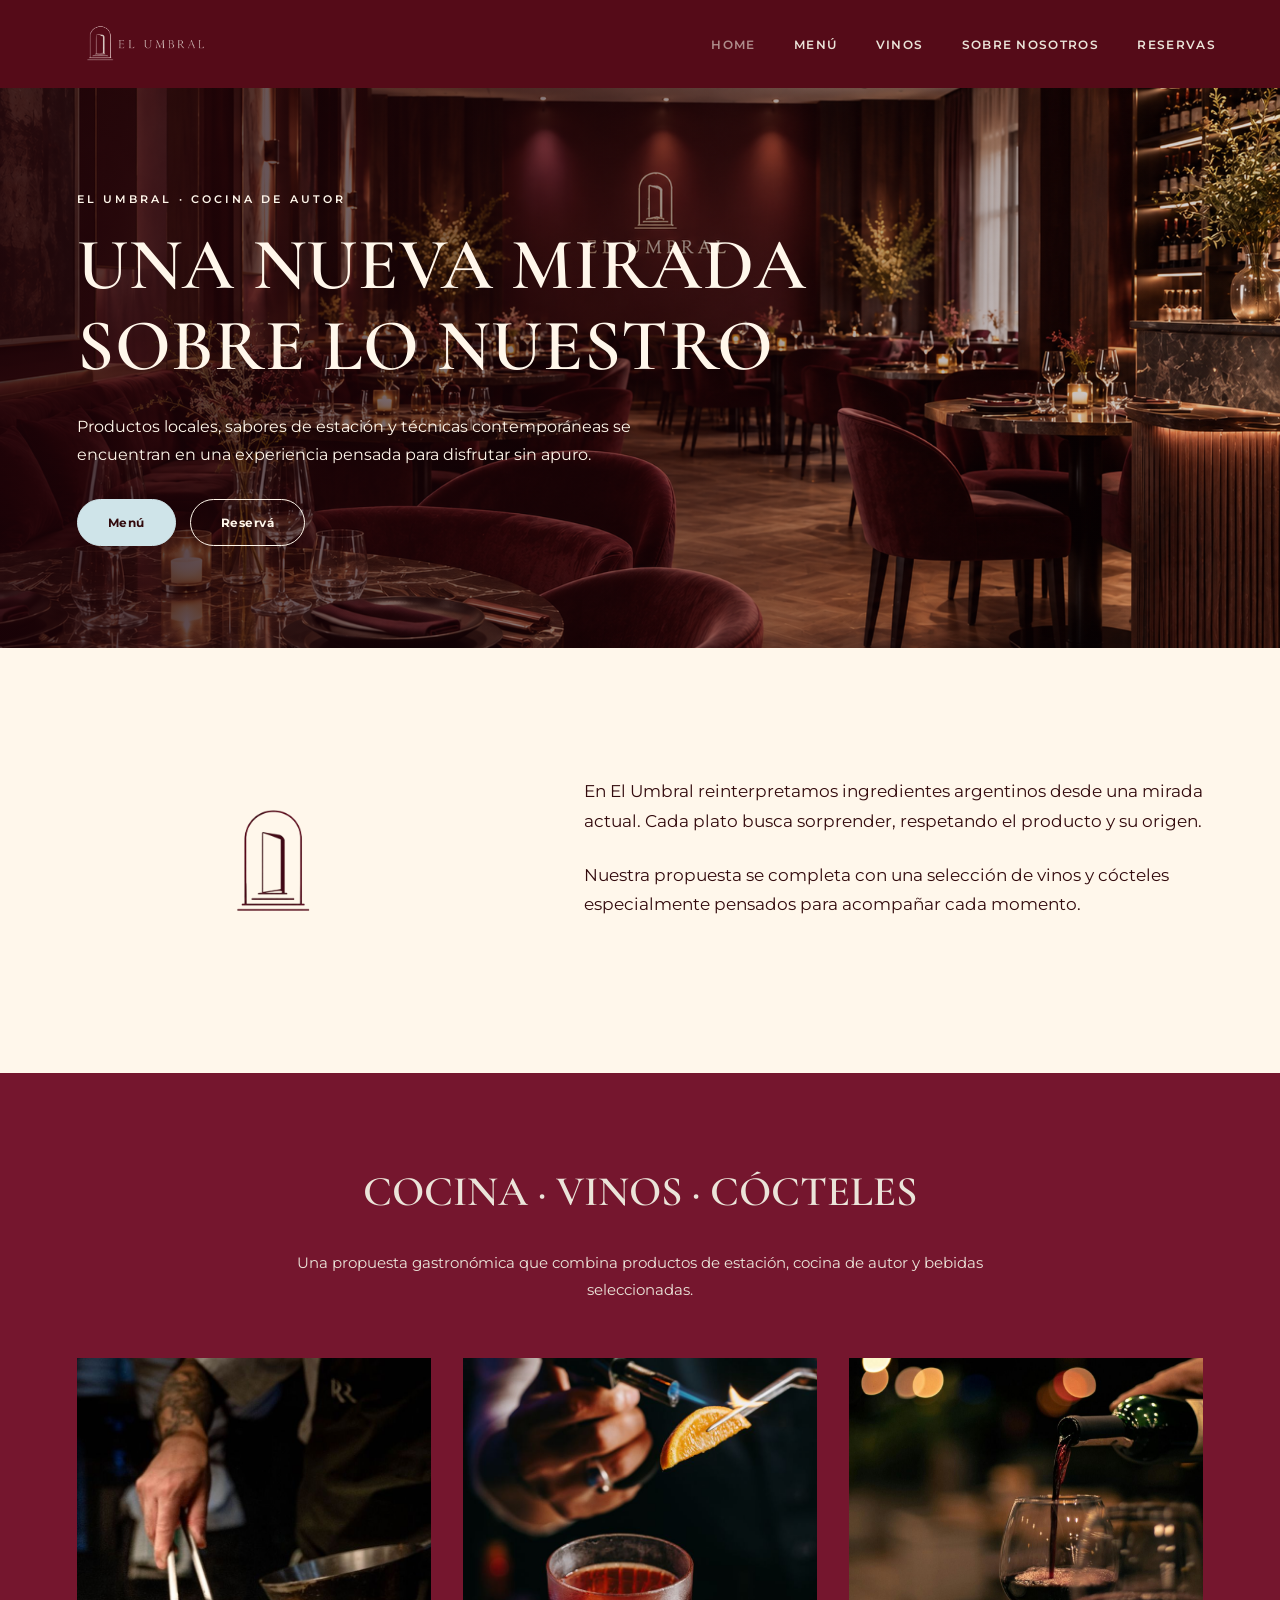
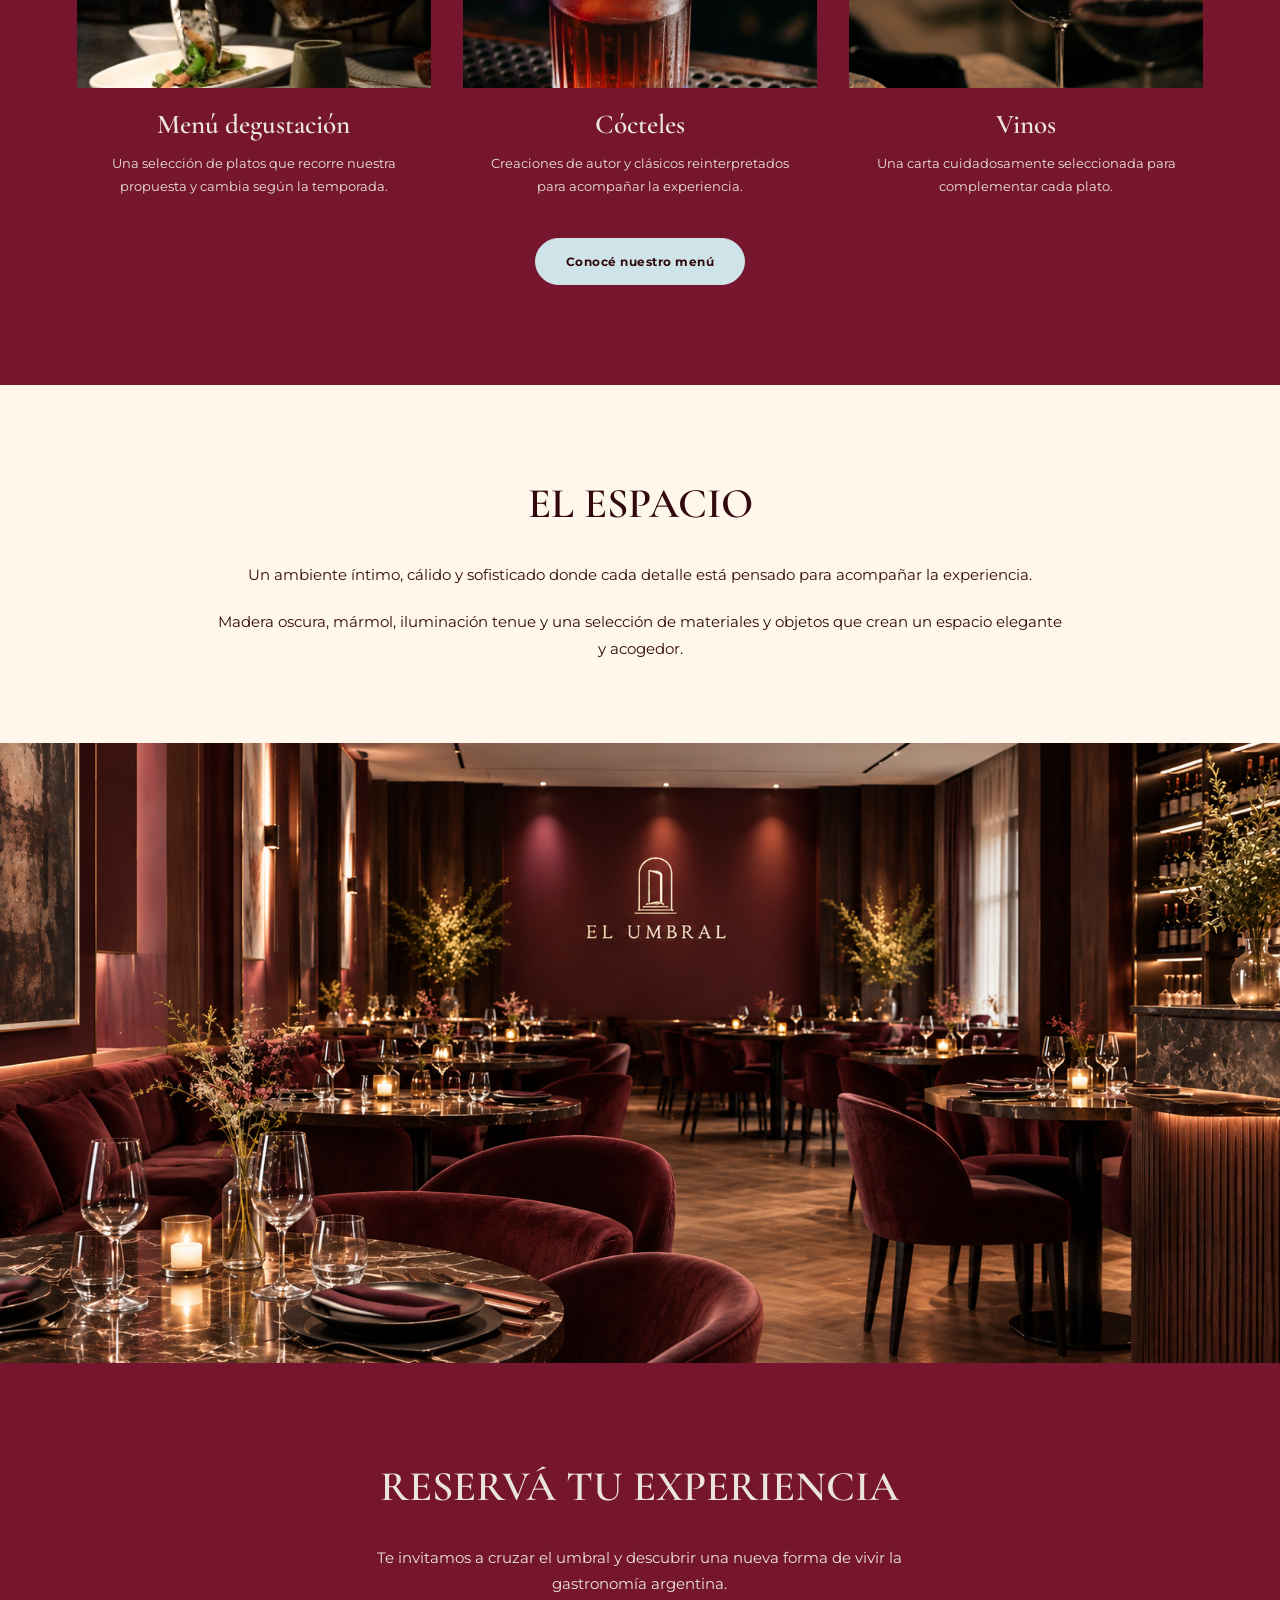
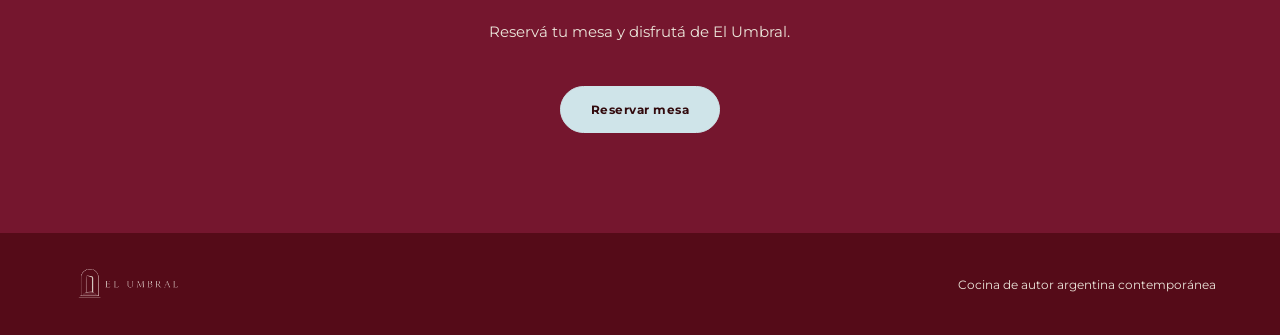
<file: index.html>
<!DOCTYPE html>
<html lang="es">
 <head>
  <meta charset="utf-8"/>
  <meta content="width=device-width, initial-scale=1" name="viewport"/>
  <meta content="El Umbral: cocina de autor argentina contemporánea. Productos locales, vinos y cócteles en una experiencia única." name="description"/>
  <title>
   Inicio | El Umbral
  </title>
  <link href="https://fonts.googleapis.com" rel="preconnect"/>
  <link crossorigin="" href="https://fonts.gstatic.com" rel="preconnect"/>
  <link href="https://fonts.googleapis.com/css2?family=Cormorant+Garamond:wght@400;500;600;700&amp;family=Montserrat:wght@400;500;600;700&amp;display=swap" rel="stylesheet"/>
  <link href="estilos.css" rel="stylesheet"/>
 </head>
 <body data-page="index">
  <header class="site-header">
   <a class="brand" href="index.html">
    <img alt="El Umbral" src="imagenes/logo.png"/>
   </a>
   <button aria-controls="main-nav" aria-expanded="false" aria-label="Abrir menú" class="menu-toggle">
    ☰
   </button>
   <nav class="nav" id="main-nav">
    <a data-page="index" href="index.html">
     HOME
    </a>
    <a data-page="menu" href="menu.html">
     MENÚ
    </a>
    <a data-page="vinos" href="vinos.html">
     VINOS
    </a>
    <a data-page="sobrenosotros" href="sobrenosotros.html">
     SOBRE NOSOTROS
    </a>
    <a data-page="reservas" href="reservas.html">
     RESERVAS
    </a>
   </nav>
  </header>
  <main>
   <section class="hero home-hero">
    <div class="hero-inner">
     <p class="eyebrow">
      EL UMBRAL · COCINA DE AUTOR
     </p>
     <h1>
      UNA NUEVA MIRADA
      <br/>
      SOBRE LO NUESTRO
     </h1>
     <p>
      Productos locales, sabores de estación y técnicas contemporáneas se encuentran en una experiencia pensada para disfrutar sin apuro.
     </p>
     <div class="actions">
      <a class="btn" href="menu.html">
       Menú
      </a>
      <a class="btn btn-outline" href="reservas.html">
       Reservá
      </a>
     </div>
    </div>
   </section>
   <section class="intro container">
    <img alt="Símbolo de El Umbral" class="intro-symbol" src="imagenes/isotiporojo.png"/>
    <div>
     <p>
      En El Umbral reinterpretamos ingredientes argentinos desde una mirada actual. Cada plato busca sorprender, respetando el producto y su origen.
     </p>
     <p>
      Nuestra propuesta se completa con una selección de vinos y cócteles especialmente pensados para acompañar cada momento.
     </p>
    </div>
   </section>
   <section class="dark-section feature-section">
    <div class="container center">
     <h2>
      COCINA · VINOS · CÓCTELES
     </h2>
     <p class="section-lead">
      Una propuesta gastronómica que combina productos de estación, cocina de autor y bebidas seleccionadas.
     </p>
     <div class="feature-grid">
      <article>
       <img alt="Menú degustación de El Umbral" class="" loading="lazy" src="imagenes/degustacion-home.jpg"/>
       <h3>
        Menú degustación
       </h3>
       <p>
        Una selección de platos que recorre nuestra propuesta y cambia según la temporada.
       </p>
      </article>
      <article>
       <img alt="Cóctel de autor" class="" loading="lazy" src="imagenes/coctel-home.jpg"/>
       <h3>
        Cócteles
       </h3>
       <p>
        Creaciones de autor y clásicos reinterpretados para acompañar la experiencia.
       </p>
      </article>
      <article>
       <img alt="Copa de vino" class="" loading="lazy" src="imagenes/copavino-home.jpg"/>
       <h3>
        Vinos
       </h3>
       <p>
        Una carta cuidadosamente seleccionada para complementar cada plato.
       </p>
      </article>
     </div>
     <a class="btn" href="menu.html">
      Conocé nuestro menú
     </a>
    </div>
   </section>
   <section class="space-section">
    <div class="container center">
     <h2>
      EL ESPACIO
     </h2>
     <p>
      Un ambiente íntimo, cálido y sofisticado donde cada detalle está pensado para acompañar la experiencia.
     </p>
     <p>
      Madera oscura, mármol, iluminación tenue y una selección de materiales y objetos que crean un espacio elegante y acogedor.
     </p>
    </div>
    <img alt="Interior del restaurante El Umbral" class="full-image" loading="lazy" src="imagenes/espacio-home.png"/>
   </section>
   <section class="dark-section reserve-cta center">
    <div class="container">
     <h2>
      RESERVÁ TU EXPERIENCIA
     </h2>
     <p>
      Te invitamos a cruzar el umbral y descubrir una nueva forma de vivir la gastronomía argentina.
     </p>
     <p>
      Reservá tu mesa y disfrutá de El Umbral.
     </p>
     <a class="btn" href="reservas.html">
      Reservar mesa
     </a>
    </div>
   </section>
  </main>
  <footer class="footer">
   <a class="footer-brand" href="index.html">
    <img alt="El Umbral" src="imagenes/logo.png"/>
   </a>
   <span>
    Cocina de autor argentina contemporánea
   </span>
  </footer>
  <script src="script.js">
  </script>
 </body>
</html>
</file>
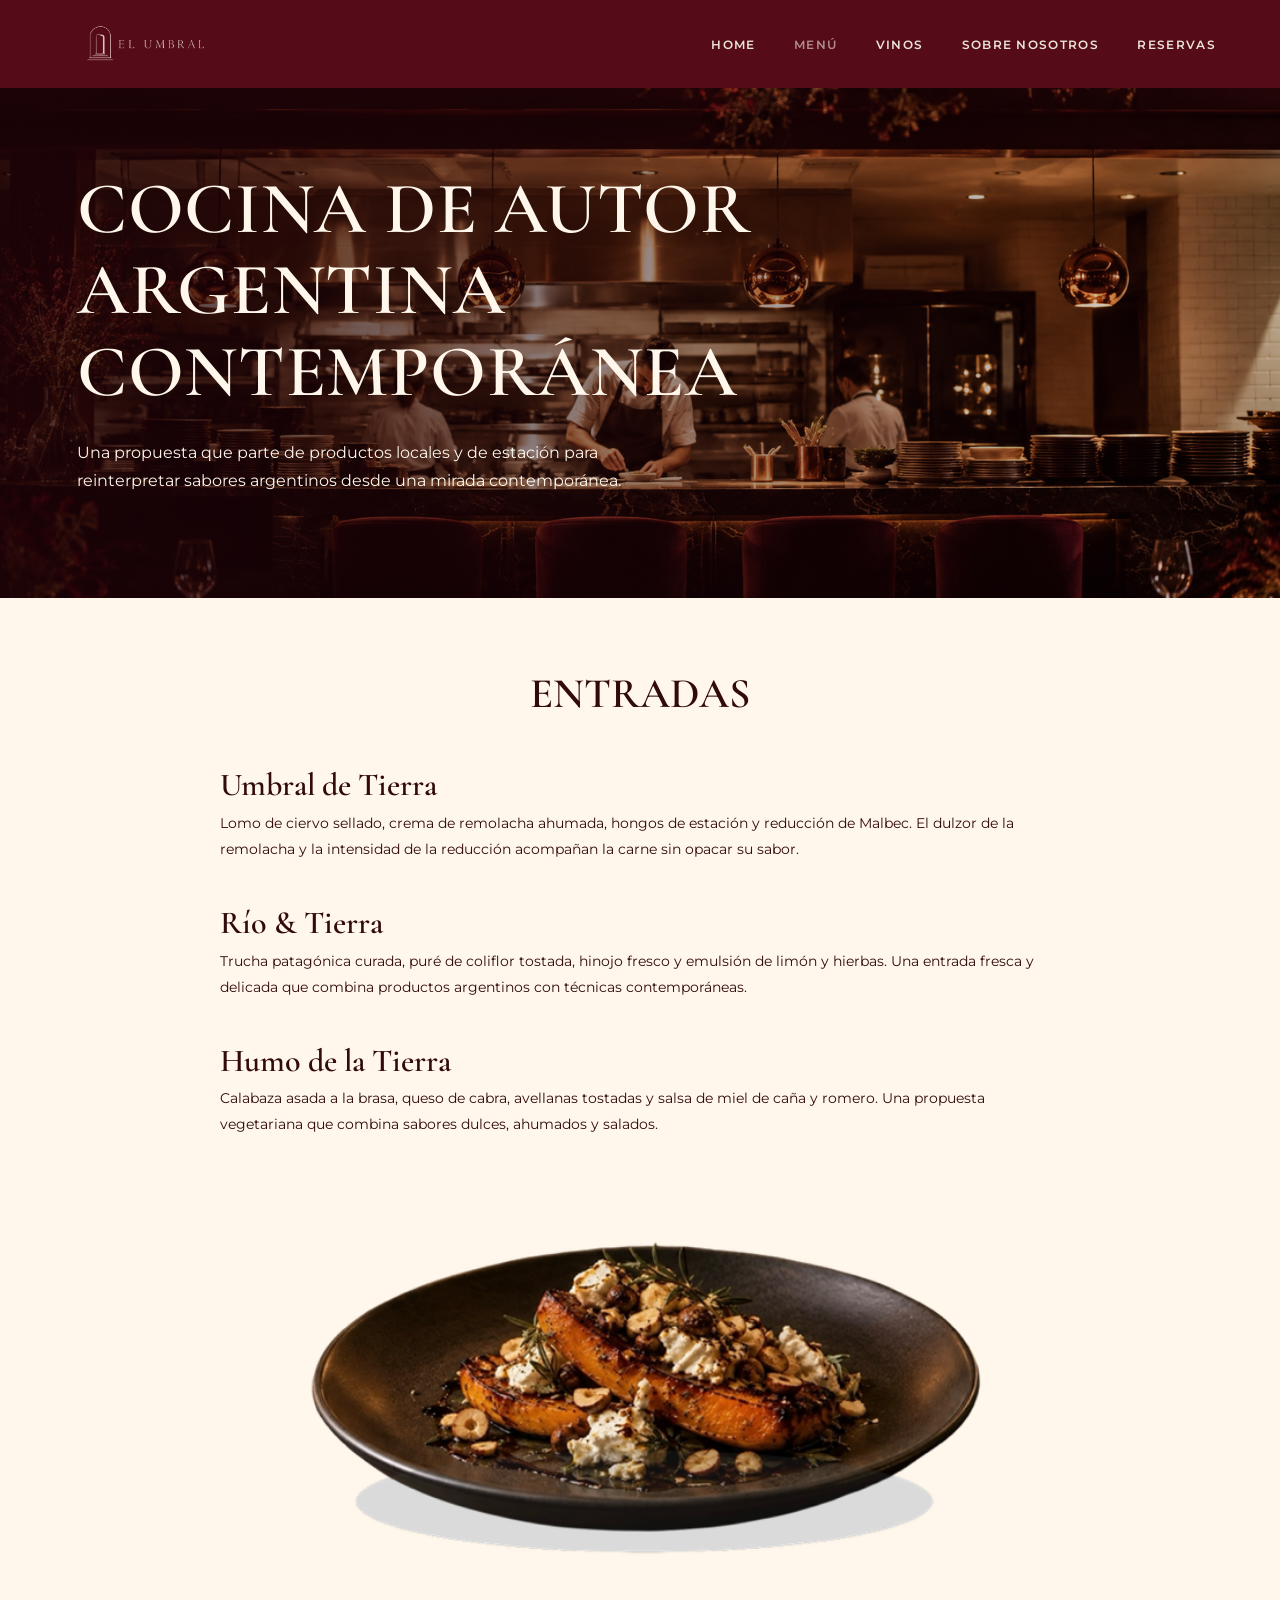
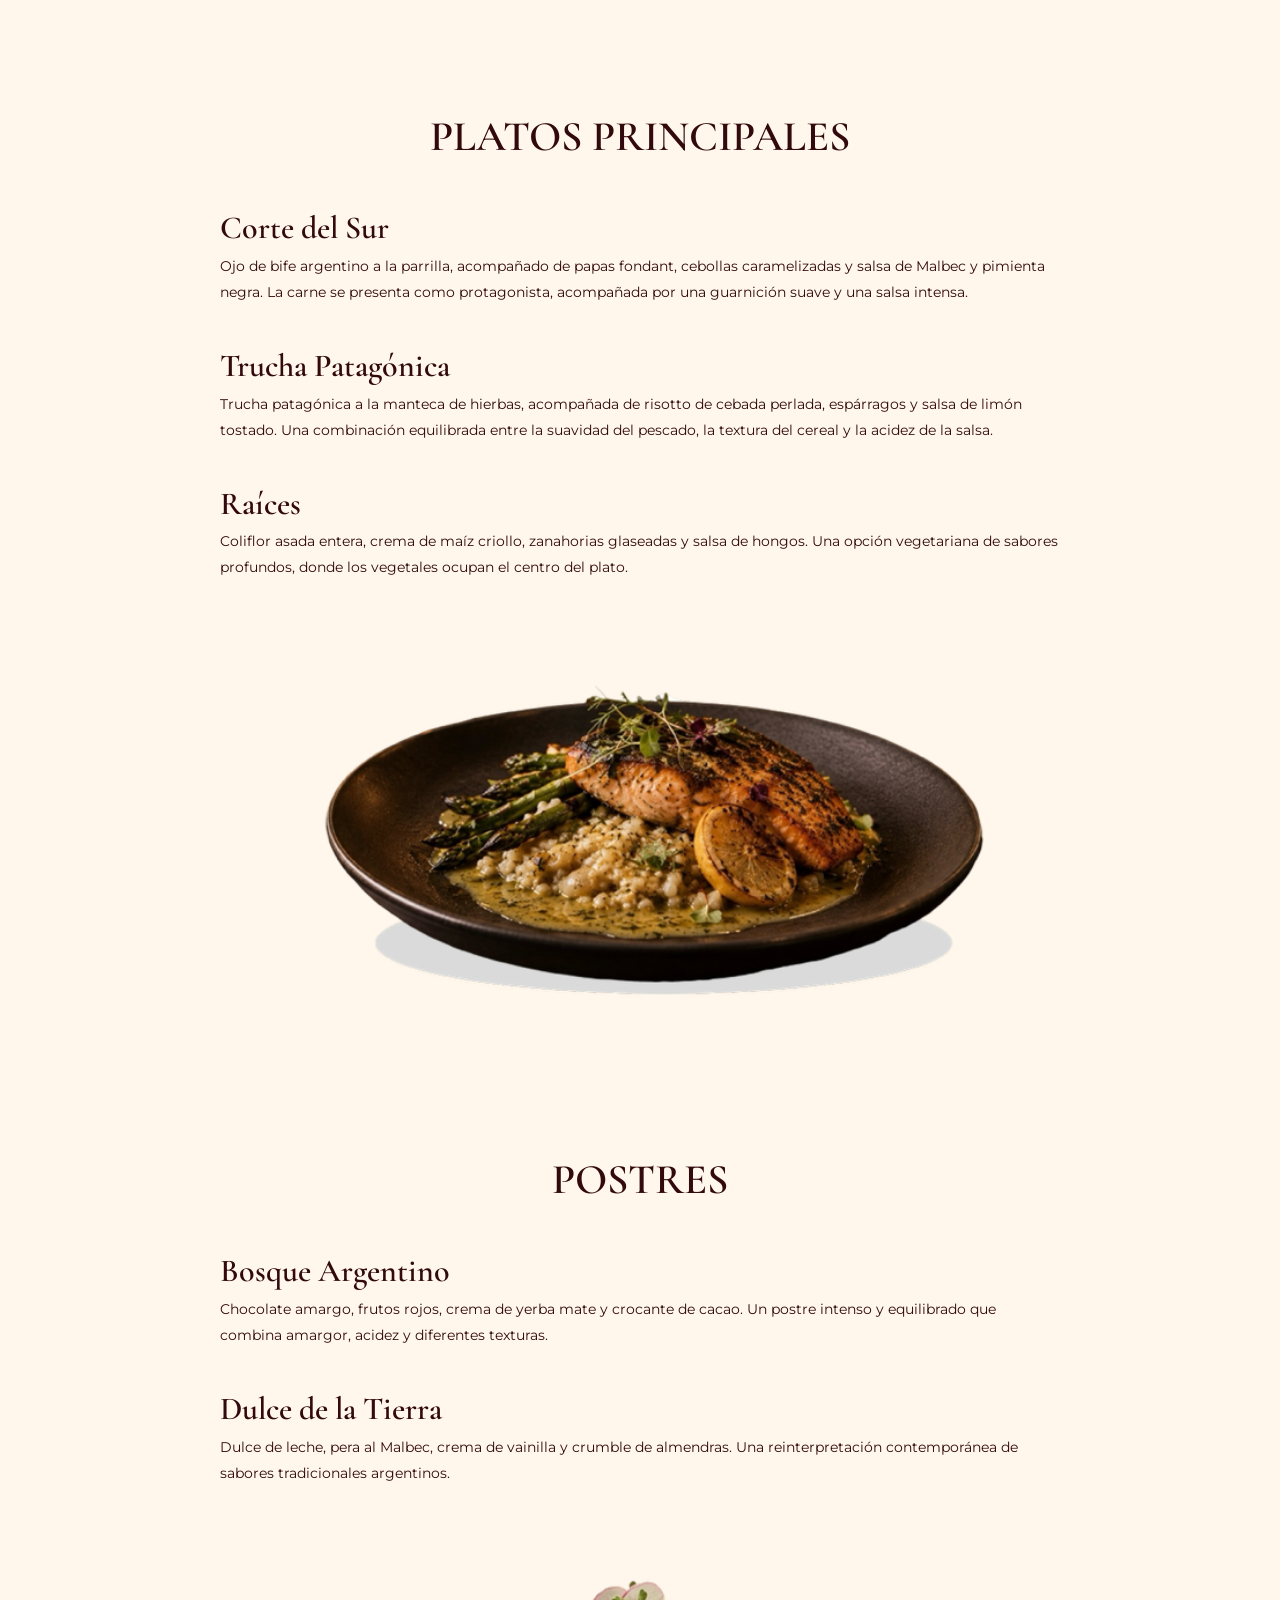
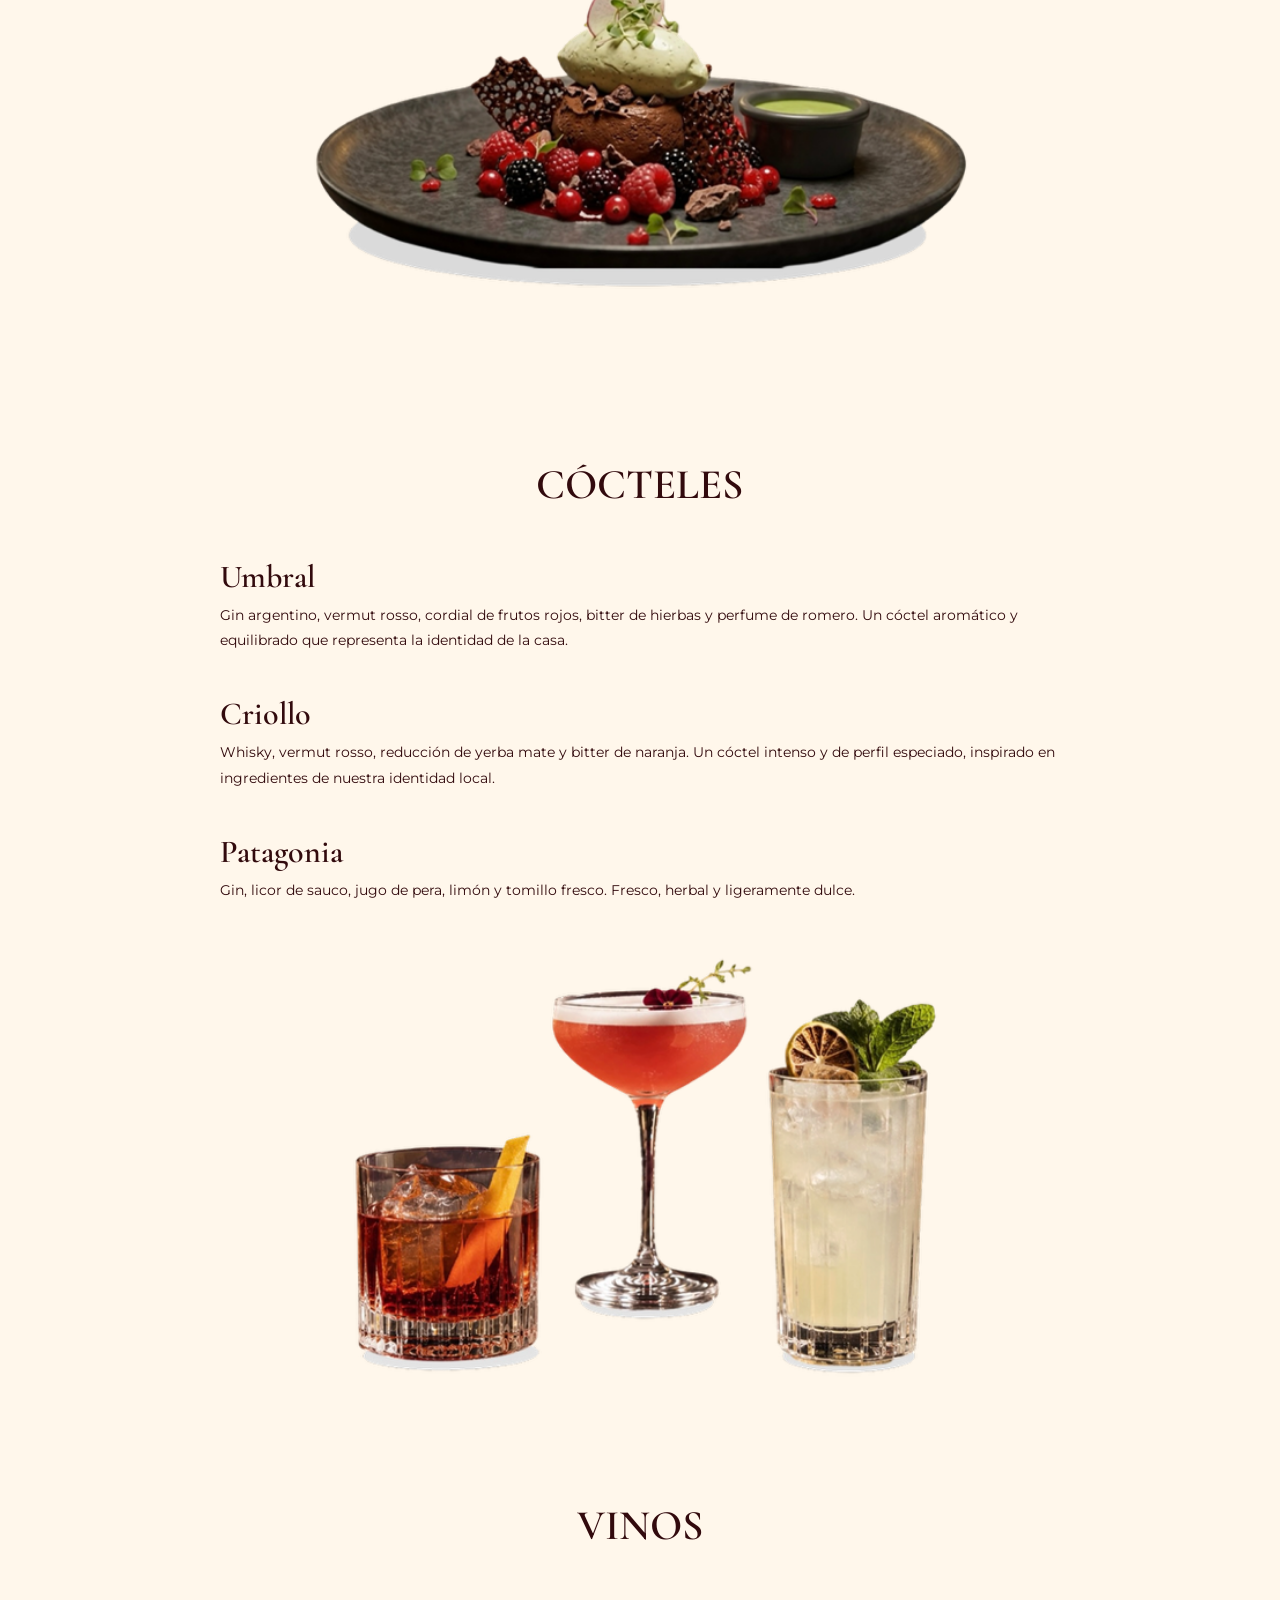
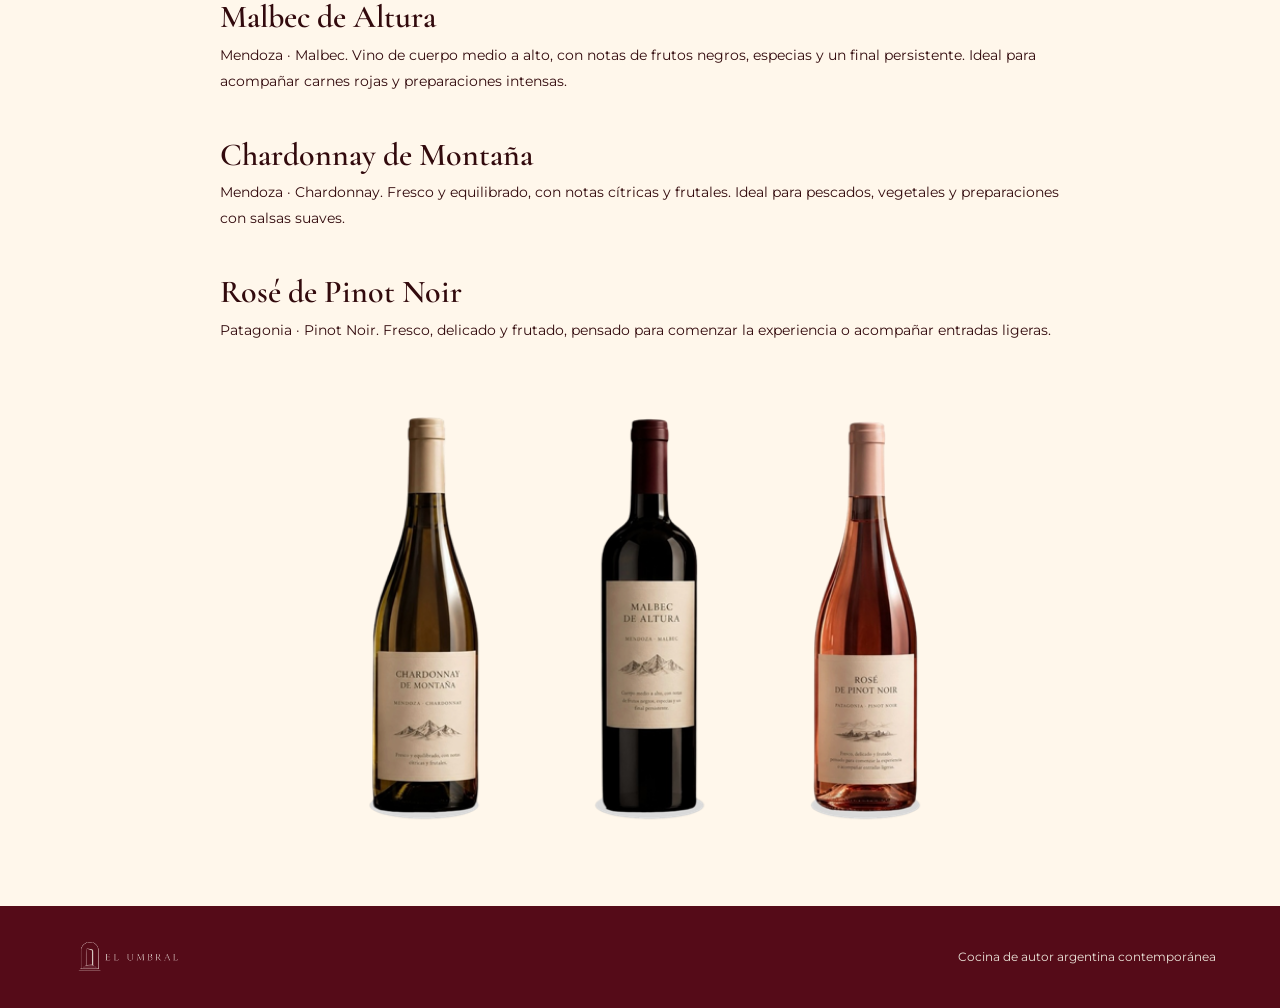
<file: menu.html>
<!DOCTYPE html>
<html lang="es">
 <head>
  <meta charset="utf-8"/>
  <meta content="width=device-width, initial-scale=1" name="viewport"/>
  <meta content="El Umbral: cocina de autor argentina contemporánea. Productos locales, vinos y cócteles en una experiencia única." name="description"/>
  <title>
   Menú | El Umbral
  </title>
  <link href="https://fonts.googleapis.com" rel="preconnect"/>
  <link crossorigin="" href="https://fonts.gstatic.com" rel="preconnect"/>
  <link href="https://fonts.googleapis.com/css2?family=Cormorant+Garamond:wght@400;500;600;700&amp;family=Montserrat:wght@400;500;600;700&amp;display=swap" rel="stylesheet"/>
  <link href="estilos.css" rel="stylesheet"/>
 </head>
 <body data-page="menu">
  <header class="site-header">
   <a class="brand" href="index.html">
    <img alt="El Umbral" src="imagenes/logo.png"/>
   </a>
   <button aria-controls="main-nav" aria-expanded="false" aria-label="Abrir menú" class="menu-toggle">
    ☰
   </button>
   <nav class="nav" id="main-nav">
    <a data-page="index" href="index.html">
     HOME
    </a>
    <a data-page="menu" href="menu.html">
     MENÚ
    </a>
    <a data-page="vinos" href="vinos.html">
     VINOS
    </a>
    <a data-page="sobrenosotros" href="sobrenosotros.html">
     SOBRE NOSOTROS
    </a>
    <a data-page="reservas" href="reservas.html">
     RESERVAS
    </a>
   </nav>
  </header>
  <main>
   <section class="hero menu-hero">
    <div class="hero-inner">
     <h1>
      COCINA DE AUTOR
      <br/>
      ARGENTINA
      <br/>
      CONTEMPORÁNEA
     </h1>
     <p>
      Una propuesta que parte de productos locales y de estación para reinterpretar sabores argentinos desde una mirada contemporánea.
     </p>
    </div>
   </section>
   <section class="menu-category container">
    <h2>
     ENTRADAS
    </h2>
    <div class="dish-list">
     <article class="dish">
      <h3>
       Umbral de Tierra
      </h3>
      <p>
       Lomo de ciervo sellado, crema de remolacha ahumada, hongos de estación y reducción de Malbec. El dulzor de la remolacha y la intensidad de la reducción acompañan la carne sin opacar su sabor.
      </p>
     </article>
     <article class="dish">
      <h3>
       Río &amp; Tierra
      </h3>
      <p>
       Trucha patagónica curada, puré de coliflor tostada, hinojo fresco y emulsión de limón y hierbas. Una entrada fresca y delicada que combina productos argentinos con técnicas contemporáneas.
      </p>
     </article>
     <article class="dish">
      <h3>
       Humo de la Tierra
      </h3>
      <p>
       Calabaza asada a la brasa, queso de cabra, avellanas tostadas y salsa de miel de caña y romero. Una propuesta vegetariana que combina sabores dulces, ahumados y salados.
      </p>
     </article>
    </div>
    <img alt="Entradas" class="menu-category-image" loading="lazy" src="imagenes/entrada-menu.png"/>
   </section>
   <section class="menu-category container">
    <h2>
     PLATOS PRINCIPALES
    </h2>
    <div class="dish-list">
     <article class="dish">
      <h3>
       Corte del Sur
      </h3>
      <p>
       Ojo de bife argentino a la parrilla, acompañado de papas fondant, cebollas caramelizadas y salsa de Malbec y pimienta negra. La carne se presenta como protagonista, acompañada por una guarnición suave y una salsa intensa.
      </p>
     </article>
     <article class="dish">
      <h3>
       Trucha Patagónica
      </h3>
      <p>
       Trucha patagónica a la manteca de hierbas, acompañada de risotto de cebada perlada, espárragos y salsa de limón tostado. Una combinación equilibrada entre la suavidad del pescado, la textura del cereal y la acidez de la salsa.
      </p>
     </article>
     <article class="dish">
      <h3>
       Raíces
      </h3>
      <p>
       Coliflor asada entera, crema de maíz criollo, zanahorias glaseadas y salsa de hongos. Una opción vegetariana de sabores profundos, donde los vegetales ocupan el centro del plato.
      </p>
     </article>
    </div>
    <img alt="Platos Principales" class="menu-category-image" loading="lazy" src="imagenes/platoprincipal-menu.png"/>
   </section>
   <section class="menu-category container">
    <h2>
     POSTRES
    </h2>
    <div class="dish-list">
     <article class="dish">
      <h3>
       Bosque Argentino
      </h3>
      <p>
       Chocolate amargo, frutos rojos, crema de yerba mate y crocante de cacao. Un postre intenso y equilibrado que combina amargor, acidez y diferentes texturas.
      </p>
     </article>
     <article class="dish">
      <h3>
       Dulce de la Tierra
      </h3>
      <p>
       Dulce de leche, pera al Malbec, crema de vainilla y crumble de almendras. Una reinterpretación contemporánea de sabores tradicionales argentinos.
      </p>
     </article>
    </div>
    <img alt="Postres" class="menu-category-image" loading="lazy" src="imagenes/postre-menu.png"/>
   </section>
   <section class="menu-category container">
    <h2>
     CÓCTELES
    </h2>
    <div class="dish-list">
     <article class="dish">
      <h3>
       Umbral
      </h3>
      <p>
       Gin argentino, vermut rosso, cordial de frutos rojos, bitter de hierbas y perfume de romero. Un cóctel aromático y equilibrado que representa la identidad de la casa.
      </p>
     </article>
     <article class="dish">
      <h3>
       Criollo
      </h3>
      <p>
       Whisky, vermut rosso, reducción de yerba mate y bitter de naranja. Un cóctel intenso y de perfil especiado, inspirado en ingredientes de nuestra identidad local.
      </p>
     </article>
     <article class="dish">
      <h3>
       Patagonia
      </h3>
      <p>
       Gin, licor de sauco, jugo de pera, limón y tomillo fresco. Fresco, herbal y ligeramente dulce.
      </p>
     </article>
    </div>
    <img alt="Cócteles" class="menu-category-image" loading="lazy" src="imagenes/cocteles-menu.png"/>
   </section>
   <section class="menu-category container">
    <h2>
     VINOS
    </h2>
    <div class="dish-list">
     <article class="dish">
      <h3>
       Malbec de Altura
      </h3>
      <p>
       Mendoza · Malbec. Vino de cuerpo medio a alto, con notas de frutos negros, especias y un final persistente. Ideal para acompañar carnes rojas y preparaciones intensas.
      </p>
     </article>
     <article class="dish">
      <h3>
       Chardonnay de Montaña
      </h3>
      <p>
       Mendoza · Chardonnay. Fresco y equilibrado, con notas cítricas y frutales. Ideal para pescados, vegetales y preparaciones con salsas suaves.
      </p>
     </article>
     <article class="dish">
      <h3>
       Rosé de Pinot Noir
      </h3>
      <p>
       Patagonia · Pinot Noir. Fresco, delicado y frutado, pensado para comenzar la experiencia o acompañar entradas ligeras.
      </p>
     </article>
    </div>
    <img alt="Vinos" class="menu-category-image" loading="lazy" src="imagenes/vinos-menu.png"/>
   </section>
  </main>
  <footer class="footer">
   <a class="footer-brand" href="index.html">
    <img alt="El Umbral" src="imagenes/logo.png"/>
   </a>
   <span>
    Cocina de autor argentina contemporánea
   </span>
  </footer>
  <script src="script.js">
  </script>
 </body>
</html>
</file>
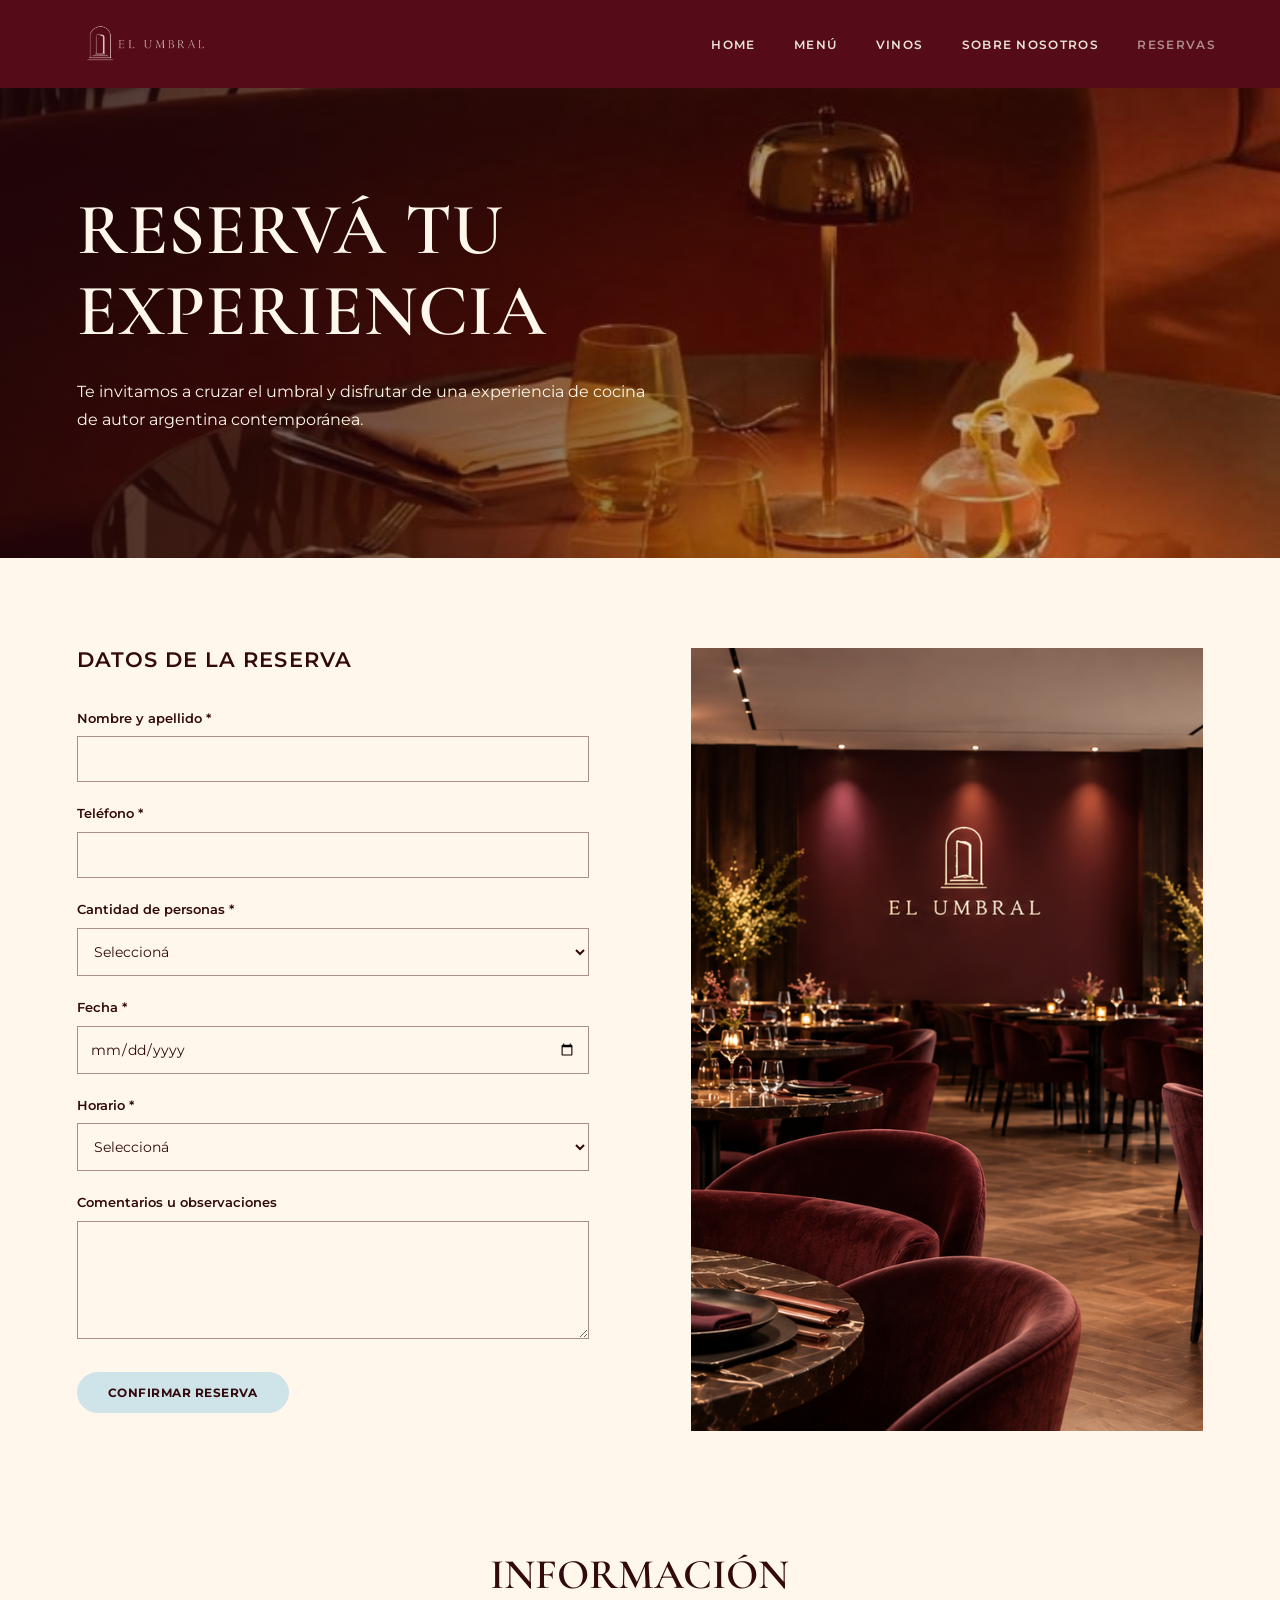
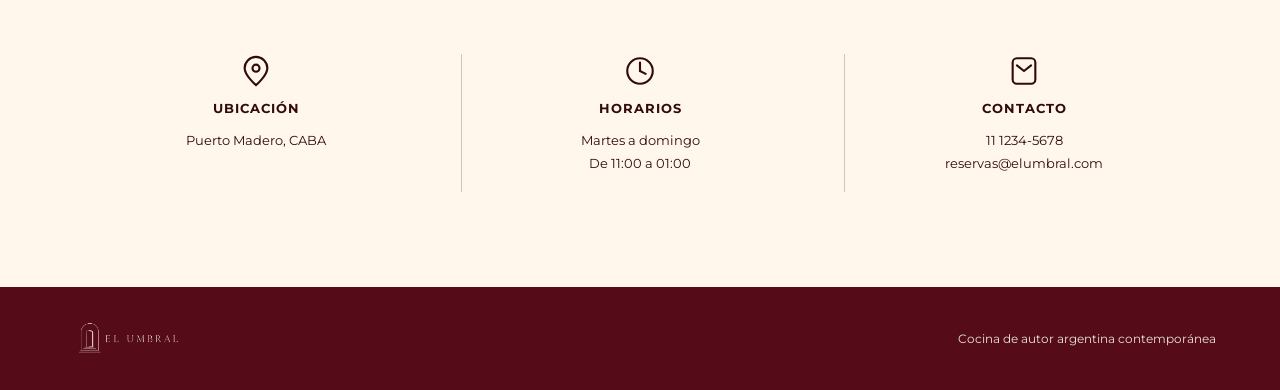
<file: reservas.html>
<!DOCTYPE html>
<html lang="es">
 <head>
  <meta charset="utf-8"/>
  <meta content="width=device-width, initial-scale=1" name="viewport"/>
  <meta content="El Umbral: cocina de autor argentina contemporánea. Productos locales, vinos y cócteles en una experiencia única." name="description"/>
  <title>
   Reservas | El Umbral
  </title>
  <link href="https://fonts.googleapis.com" rel="preconnect"/>
  <link crossorigin="" href="https://fonts.gstatic.com" rel="preconnect"/>
  <link href="https://fonts.googleapis.com/css2?family=Cormorant+Garamond:wght@400;500;600;700&amp;family=Montserrat:wght@400;500;600;700&amp;display=swap" rel="stylesheet"/>
  <link href="estilos.css" rel="stylesheet"/>
 </head>
 <body data-page="reservas">
  <header class="site-header">
   <a class="brand" href="index.html">
    <img alt="El Umbral" src="imagenes/logo.png"/>
   </a>
   <button aria-controls="main-nav" aria-expanded="false" aria-label="Abrir menú" class="menu-toggle">
    ☰
   </button>
   <nav class="nav" id="main-nav">
    <a data-page="index" href="index.html">
     HOME
    </a>
    <a data-page="menu" href="menu.html">
     MENÚ
    </a>
    <a data-page="vinos" href="vinos.html">
     VINOS
    </a>
    <a data-page="sobrenosotros" href="sobrenosotros.html">
     SOBRE NOSOTROS
    </a>
    <a data-page="reservas" href="reservas.html">
     RESERVAS
    </a>
   </nav>
  </header>
  <main>
   <section class="hero reservation-hero">
    <div class="hero-inner">
     <h1>
      RESERVÁ TU
      <br/>
      EXPERIENCIA
     </h1>
     <p>
      Te invitamos a cruzar el umbral y disfrutar de una experiencia de cocina de autor argentina contemporánea.
     </p>
    </div>
   </section>
   <section class="booking container">
    <div class="booking-form">
     <h2>
      DATOS DE LA RESERVA
     </h2>
     <form id="reservation-form">
      <label for="nombre">
       Nombre y apellido *
      </label>
      <input autocomplete="name" id="nombre" name="nombre" required=""/>
      <label for="telefono">
       Teléfono *
      </label>
      <input autocomplete="tel" id="telefono" name="telefono" required="" type="tel"/>
      <label for="personas">
       Cantidad de personas *
      </label>
      <select id="personas" name="personas" required="">
       <option value="">
        Seleccioná
       </option>
       <option value="1">
        1
       </option>
       <option value="2">
        2
       </option>
       <option value="3">
        3
       </option>
       <option value="4">
        4
       </option>
       <option value="5">
        5
       </option>
       <option value="6">
        6
       </option>
       <option value="7">
        7
       </option>
       <option value="8">
        8
       </option>
       <option value="9">
        9
       </option>
       <option value="10">
        10
       </option>
      </select>
      <label for="fecha">
       Fecha *
      </label>
      <input id="fecha" name="fecha" required="" type="date"/>
      <label for="horario">
       Horario *
      </label>
      <select id="horario" name="horario" required="">
       <option value="">
        Seleccioná
       </option>
       <option>
        11:00
       </option>
       <option>
        12:00
       </option>
       <option>
        13:00
       </option>
       <option>
        14:00
       </option>
       <option>
        15:00
       </option>
       <option>
        16:00
       </option>
       <option>
        17:00
       </option>
       <option>
        18:00
       </option>
       <option>
        19:00
       </option>
       <option>
        20:00
       </option>
       <option>
        21:00
       </option>
       <option>
        22:00
       </option>
       <option>
        23:00
       </option>
       <option>
        00:00
       </option>
      </select>
      <label for="comentarios">
       Comentarios u observaciones
      </label>
      <textarea id="comentarios" name="comentarios" rows="5"></textarea>
      <button class="btn" type="submit">
       CONFIRMAR RESERVA
      </button>
      <p aria-live="polite" class="form-message" id="form-message" role="status">
      </p>
     </form>
    </div>
    <div class="booking-image">
     <img alt="Mesa y ambiente de El Umbral" class="" loading="lazy" src="imagenes/ambientacion-reserva.png"/>
    </div>
   </section>
   <section class="information container center">
    <h2>
     INFORMACIÓN
    </h2>
    <div class="info-grid">
     <div>
      <span class="info-icon"><svg aria-hidden="true" viewBox="0 0 24 24" fill="none" stroke="currentColor" stroke-width="1.5" stroke-linecap="round" stroke-linejoin="round"><path d="M20 10c0 5-8 12-8 12S4 15 4 10a8 8 0 1 1 16 0Z"/><circle cx="12" cy="10" r="2.5"/></svg></span>
      <h3>
       UBICACIÓN
      </h3>
      <p>
       Puerto Madero, CABA
      </p>
     </div>
     <div>
      <span class="info-icon"><svg aria-hidden="true" viewBox="0 0 24 24" fill="none" stroke="currentColor" stroke-width="1.5" stroke-linecap="round"><circle cx="12" cy="12" r="9"/><path d="M12 6v6l4 2"/></svg></span>
      <h3>
       HORARIOS
      </h3>
      <p>
       Martes a domingo
       <br/>
       De 11:00 a 01:00
      </p>
     </div>
     <div>
      <span class="info-icon"><svg aria-hidden="true" viewBox="0 0 24 24" fill="none" stroke="currentColor" stroke-width="1.5" stroke-linecap="round" stroke-linejoin="round"><path d="M7 3h10a3 3 0 0 1 3 3v12a3 3 0 0 1-3 3H7a3 3 0 0 1-3-3V6a3 3 0 0 1 3-3Z"/><path d="m7 8 5 4 5-4"/></svg></span>
      <h3>
       CONTACTO
      </h3>
      <p>
       <a href="tel:+541112345678">
        11 1234-5678
       </a>
       <br/>
       <a href="mailto:reservas@elumbral.com">
        reservas@elumbral.com
       </a>
      </p>
     </div>
    </div>
   </section>
  </main>
  <footer class="footer">
   <a class="footer-brand" href="index.html">
    <img alt="El Umbral" src="imagenes/logo.png"/>
   </a>
   <span>
    Cocina de autor argentina contemporánea
   </span>
  </footer>
  <script src="script.js">
  </script>
 </body>
</html>
</file>
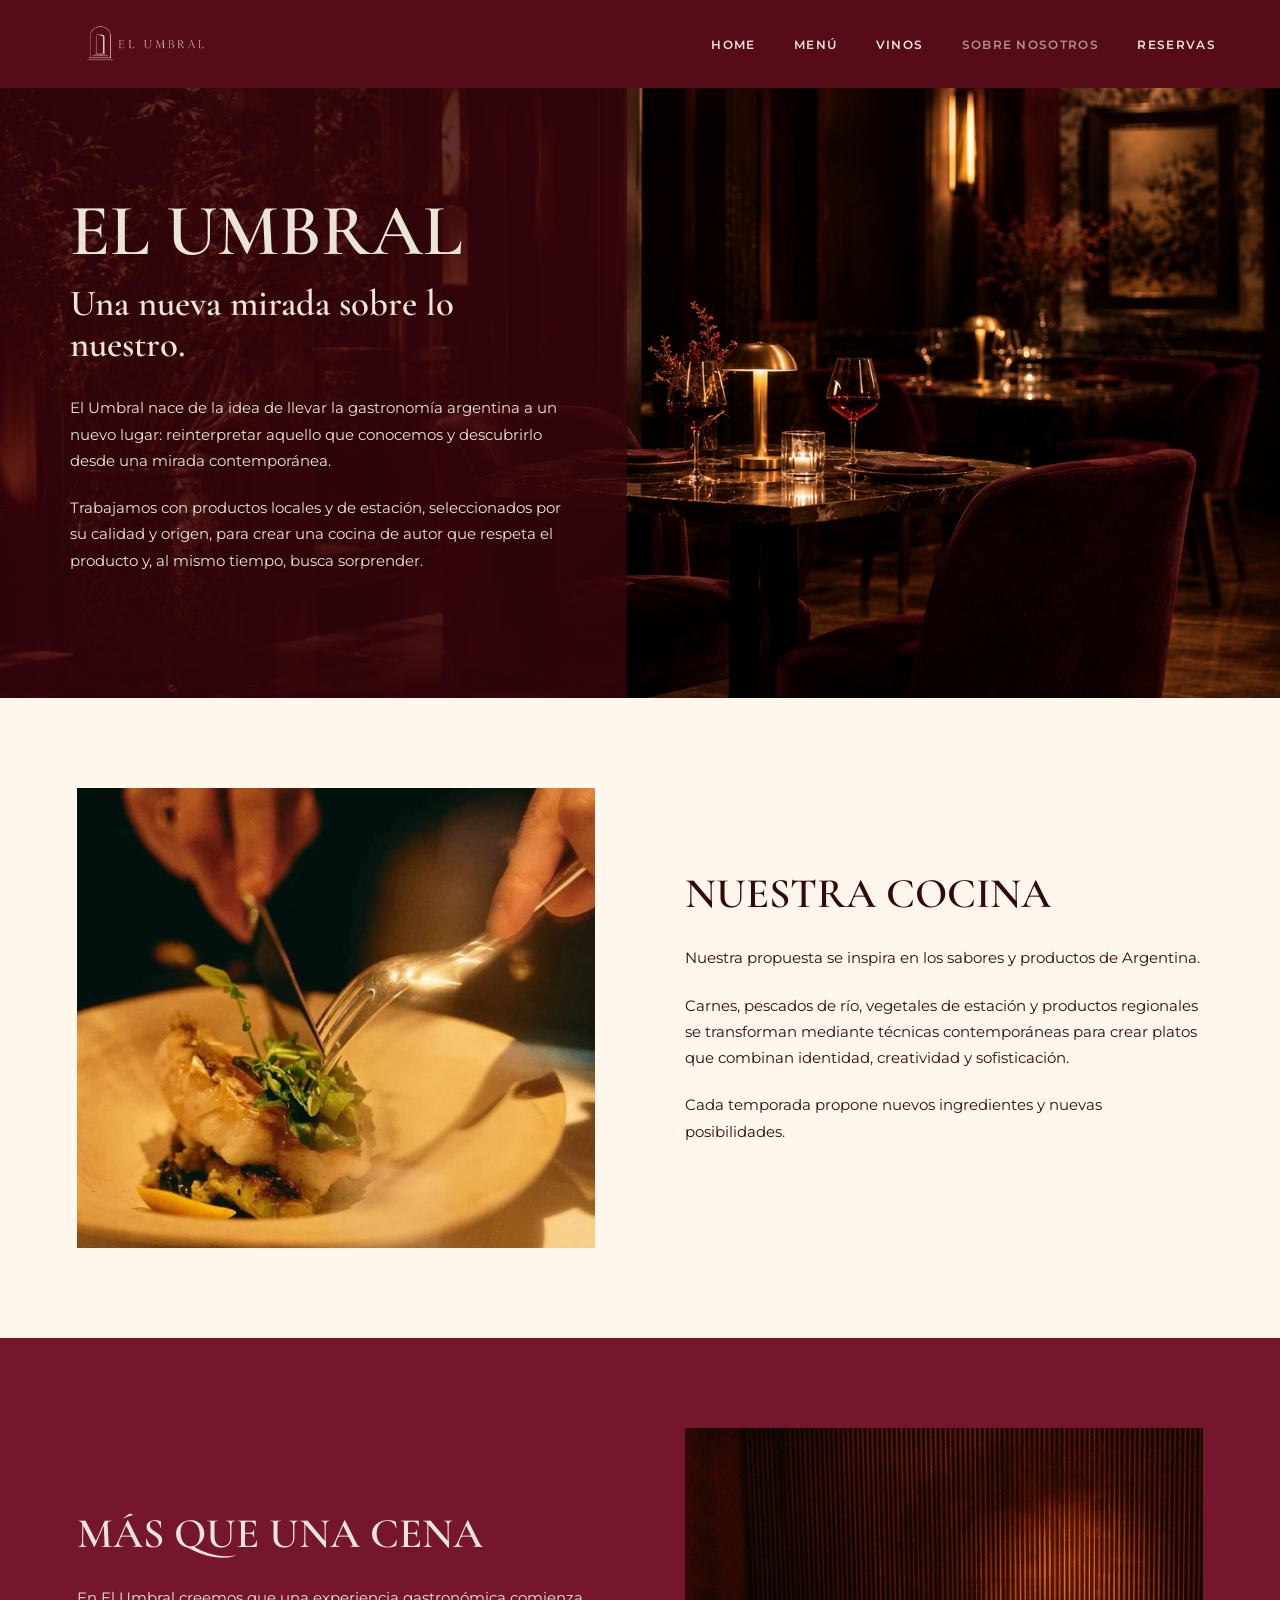
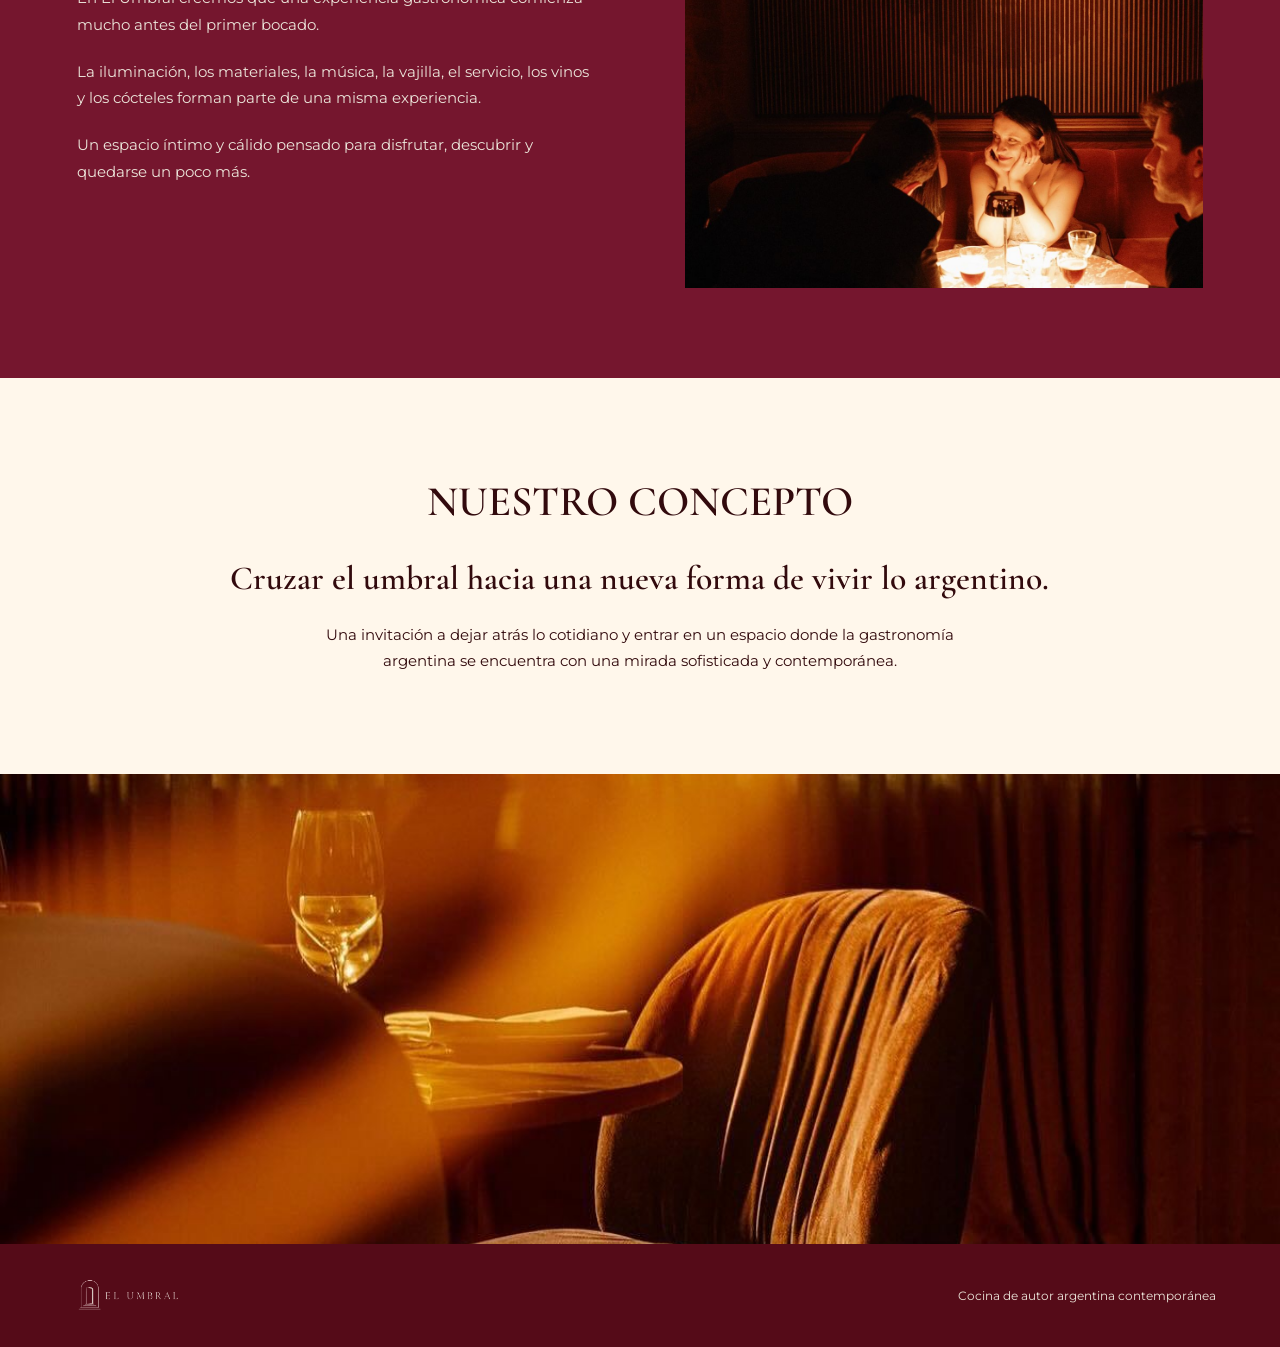
<file: sobrenosotros.html>
<!DOCTYPE html>
<html lang="es">
 <head>
  <meta charset="utf-8"/>
  <meta content="width=device-width, initial-scale=1" name="viewport"/>
  <meta content="El Umbral: cocina de autor argentina contemporánea. Productos locales, vinos y cócteles en una experiencia única." name="description"/>
  <title>
   Sobre nosotros | El Umbral
  </title>
  <link href="https://fonts.googleapis.com" rel="preconnect"/>
  <link crossorigin="" href="https://fonts.gstatic.com" rel="preconnect"/>
  <link href="https://fonts.googleapis.com/css2?family=Cormorant+Garamond:wght@400;500;600;700&amp;family=Montserrat:wght@400;500;600;700&amp;display=swap" rel="stylesheet"/>
  <link href="estilos.css" rel="stylesheet"/>
 </head>
 <body data-page="sobrenosotros">
  <header class="site-header">
   <a class="brand" href="index.html">
    <img alt="El Umbral" src="imagenes/logo.png"/>
   </a>
   <button aria-controls="main-nav" aria-expanded="false" aria-label="Abrir menú" class="menu-toggle">
    ☰
   </button>
   <nav class="nav" id="main-nav">
    <a data-page="index" href="index.html">
     HOME
    </a>
    <a data-page="menu" href="menu.html">
     MENÚ
    </a>
    <a data-page="vinos" href="vinos.html">
     VINOS
    </a>
    <a data-page="sobrenosotros" href="sobrenosotros.html">
     SOBRE NOSOTROS
    </a>
    <a data-page="reservas" href="reservas.html">
     RESERVAS
    </a>
   </nav>
  </header>
  <main>
   <section class="about-hero">
    <div class="about-hero-copy">
     <h1>
      EL UMBRAL
     </h1>
     <h2>
      Una nueva mirada sobre lo nuestro.
     </h2>
     <p>
      El Umbral nace de la idea de llevar la gastronomía argentina a un nuevo lugar: reinterpretar aquello que conocemos y descubrirlo desde una mirada contemporánea.
     </p>
     <p>
      Trabajamos con productos locales y de estación, seleccionados por su calidad y origen, para crear una cocina de autor que respeta el producto y, al mismo tiempo, busca sorprender.
     </p>
    </div>

   </section>
   <section class="about-split container">
    <div>
     <img alt="Preparación de platos en cocina" class="" loading="lazy" src="imagenes/cocina-sobrenos.jpg"/>
    </div>
    <div class="about-copy">
     <h2>
      NUESTRA COCINA
     </h2>
     <p>
      Nuestra propuesta se inspira en los sabores y productos de Argentina.
     </p>
     <p>
      Carnes, pescados de río, vegetales de estación y productos regionales se transforman mediante técnicas contemporáneas para crear platos que combinan identidad, creatividad y sofisticación.
     </p>
     <p>
      Cada temporada propone nuevos ingredientes y nuevas posibilidades.
     </p>
    </div>
   </section>
   <section class="dark-section">
    <div class="about-split container reverse">
     <div class="about-copy">
      <h2>
       MÁS QUE UNA CENA
      </h2>
      <p>
       En El Umbral creemos que una experiencia gastronómica comienza mucho antes del primer bocado.
      </p>
      <p>
       La iluminación, los materiales, la música, la vajilla, el servicio, los vinos y los cócteles forman parte de una misma experiencia.
      </p>
      <p>
       Un espacio íntimo y cálido pensado para disfrutar, descubrir y quedarse un poco más.
      </p>
     </div>
     <div>
      <img alt="Experiencia en el restaurante" class="" loading="lazy" src="imagenes/concepto-sobrenos.jpg"/>
     </div>
    </div>
   </section>
   <section class="concept center container">
    <h2>
     NUESTRO CONCEPTO
    </h2>
    <h3>
     Cruzar el umbral hacia una nueva forma de vivir lo argentino.
    </h3>
    <p>
     Una invitación a dejar atrás lo cotidiano y entrar en un espacio donde la gastronomía argentina se encuentra con una mirada sofisticada y contemporánea.
    </p>
   </section>
   <img alt="Comensales disfrutando de una cena" class="full-image closing-photo" loading="lazy" src="imagenes/cena-sobrenos.jpg"/>
  </main>
  <footer class="footer">
   <a class="footer-brand" href="index.html">
    <img alt="El Umbral" src="imagenes/logo.png"/>
   </a>
   <span>
    Cocina de autor argentina contemporánea
   </span>
  </footer>
  <script src="script.js">
  </script>
 </body>
</html>
</file>
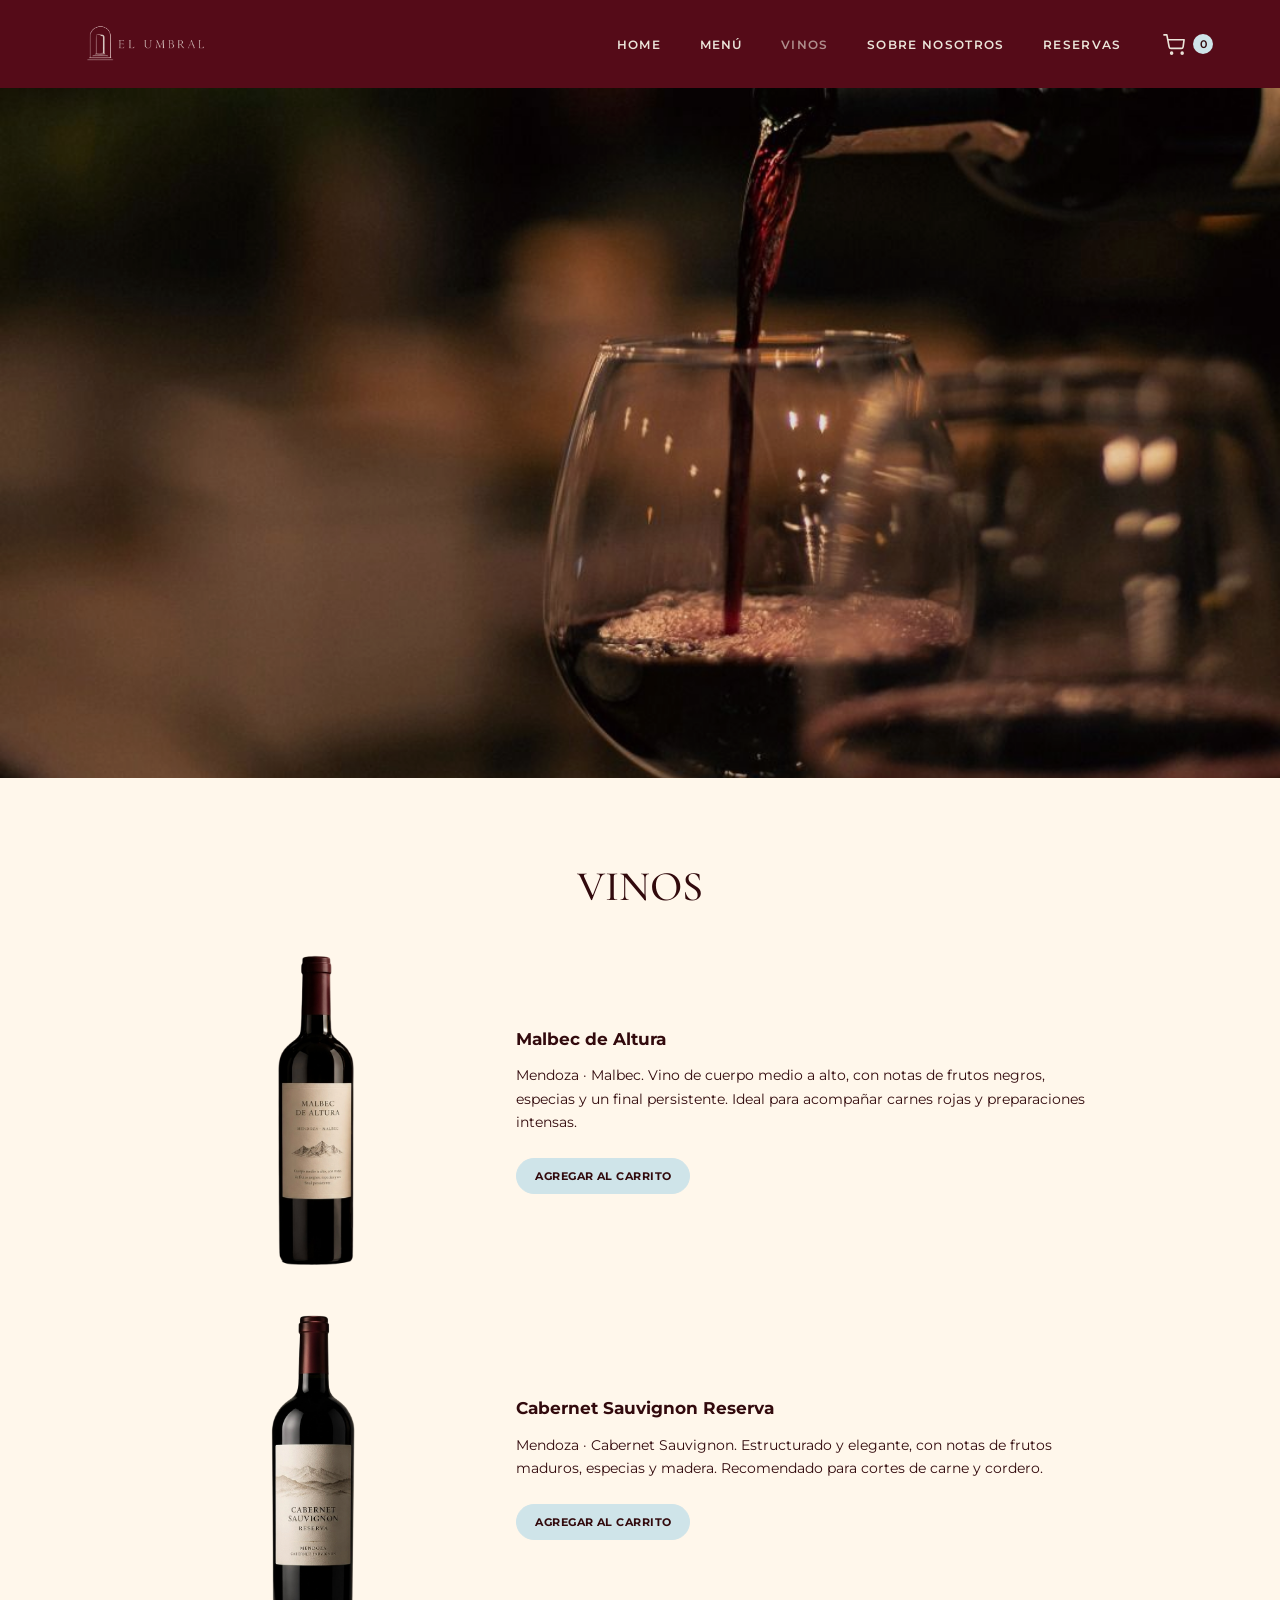
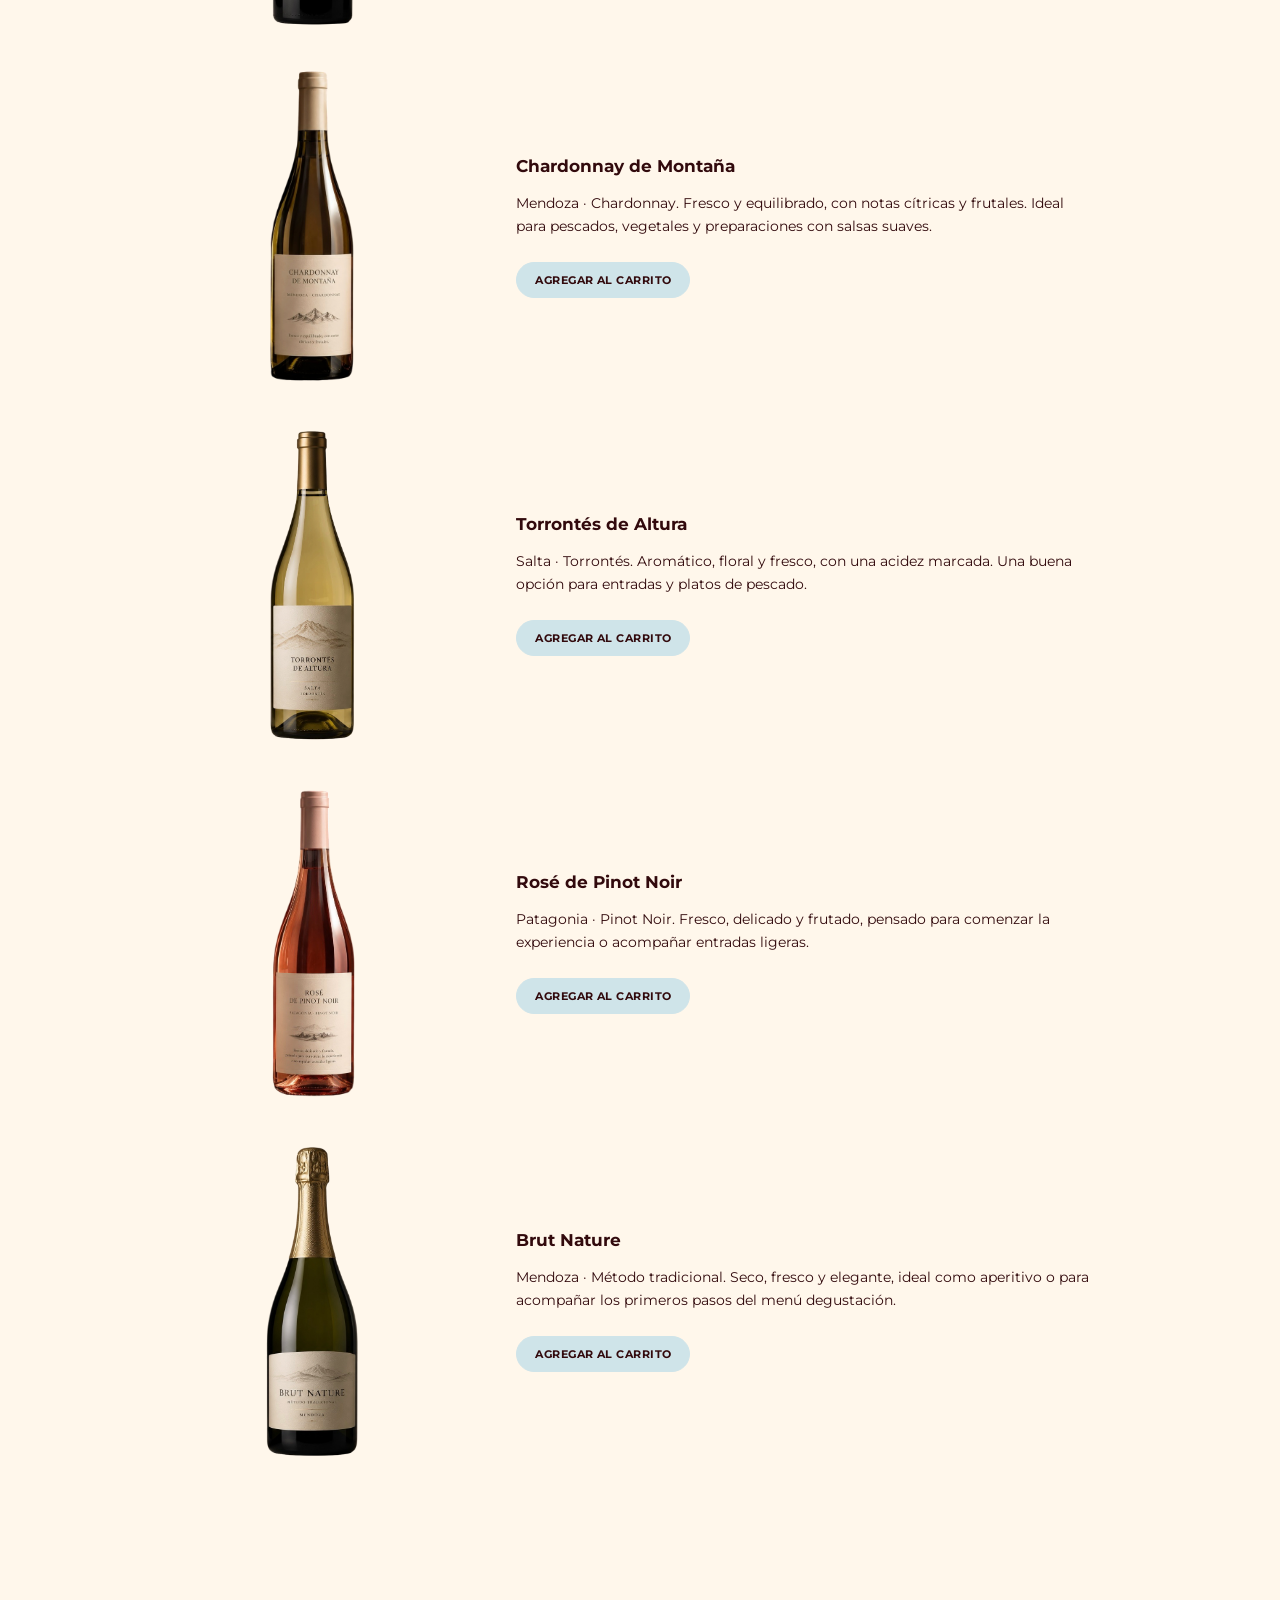
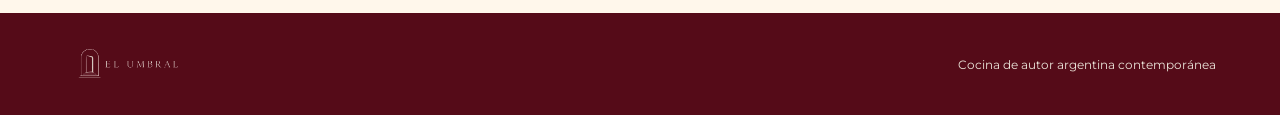
<file: vinos.html>
<!DOCTYPE html>
<html lang="es">
 <head>
  <meta charset="utf-8"/>
  <meta content="width=device-width,initial-scale=1" name="viewport"/>
  <meta content="Selección de vinos El Umbral. Elegí tus vinos y armá tu pedido." name="description"/>
  <title>
   Vinos | El Umbral
  </title>
  <link href="https://fonts.googleapis.com" rel="preconnect"/>
  <link crossorigin="" href="https://fonts.gstatic.com" rel="preconnect"/>
  <link href="https://fonts.googleapis.com/css2?family=Cormorant+Garamond:wght@400;500;600;700&amp;family=Montserrat:wght@400;500;600;700&amp;display=swap" rel="stylesheet"/>
  <link href="estilos.css" rel="stylesheet"/>
 </head>
 <body data-page="vinos">
  <header class="site-header">
   <a class="brand" href="index.html">
    <img alt="El Umbral" src="imagenes/logo.png"/>
   </a>
   <button aria-controls="main-nav" aria-expanded="false" aria-label="Abrir menú" class="menu-toggle">
    ☰
   </button>
   <nav class="nav" id="main-nav">
    <a data-page="index" href="index.html">
     HOME
    </a>
    <a data-page="menu" href="menu.html">
     MENÚ
    </a>
    <a data-page="vinos" href="vinos.html">
     VINOS
    </a>
    <a data-page="sobrenosotros" href="sobrenosotros.html">
     SOBRE NOSOTROS
    </a>
    <a data-page="reservas" href="reservas.html">
     RESERVAS
    </a>
    <button aria-controls="cart-panel" aria-expanded="false" aria-label="Abrir carrito" class="cart-trigger" type="button">
     <svg aria-hidden="true" fill="none" stroke="currentColor" stroke-linecap="round" stroke-linejoin="round" stroke-width="1.7" viewbox="0 0 24 24">
      <circle cx="9" cy="21" r="1">
      </circle>
      <circle cx="20" cy="21" r="1">
      </circle>
      <path d="M1 2h3l2.4 12.4a2 2 0 0 0 2 1.6H19a2 2 0 0 0 2-1.6L22 7H5">
      </path>
     </svg>
     <span aria-label="productos en el carrito" class="cart-count">
      0
     </span>
    </button>
   </nav>
  </header>
  <main>
   <section aria-label="Presentación de vinos" class="wine-hero">
    <video autoplay="" class="wine-hero-video" loop="" muted="" playsinline="" poster="imagenes/copavino-home.jpg" preload="metadata">
     <source src="imagenes/seccion-vinos.mp4" type="video/mp4"/>
     Tu navegador no admite video HTML5.
    </video>
    <div aria-hidden="true" class="wine-hero-shade">
    </div>
    <h1 class="sr-only">
     VINOS DE EL UMBRAL
    </h1>
   </section>
   <section class="wine-catalog container" id="catalogo">
    <h2>
     VINOS
    </h2>
    <div class="wine-list">
     <article class="wine-product" data-id="malbec">
      <div class="wine-product-image">
       <img alt="Botella de Malbec de Altura" loading="lazy" src="imagenes/cabernet-vinos (2).png"/>
      </div>
      <div class="wine-product-content">
       <h3>
        Malbec de Altura
       </h3>
       <p>
        Mendoza · Malbec. Vino de cuerpo medio a alto, con notas de frutos negros, especias y un final persistente. Ideal para acompañar carnes rojas y preparaciones intensas.
       </p>
       <button class="btn add-wine" data-id="malbec" type="button">
        AGREGAR AL CARRITO
       </button>
      </div>
     </article>
     <article class="wine-product" data-id="cabernet">
      <div class="wine-product-image">
       <img alt="Botella de Cabernet Sauvignon Reserva" loading="lazy" src="imagenes/cabernet-vinos (1).png"/>
      </div>
      <div class="wine-product-content">
       <h3>
        Cabernet Sauvignon Reserva
       </h3>
       <p>
        Mendoza · Cabernet Sauvignon. Estructurado y elegante, con notas de frutos maduros, especias y madera. Recomendado para cortes de carne y cordero.
       </p>
       <button class="btn add-wine" data-id="cabernet" type="button">
        AGREGAR AL CARRITO
       </button>
      </div>
     </article>
     <article class="wine-product" data-id="chardonnay">
      <div class="wine-product-image">
       <img alt="Botella de Chardonnay de Montaña" loading="lazy" src="imagenes/blancomontaña-vinos.png"/>
      </div>
      <div class="wine-product-content">
       <h3>
        Chardonnay de Montaña
       </h3>
       <p>
        Mendoza · Chardonnay. Fresco y equilibrado, con notas cítricas y frutales. Ideal para pescados, vegetales y preparaciones con salsas suaves.
       </p>
       <button class="btn add-wine" data-id="chardonnay" type="button">
        AGREGAR AL CARRITO
       </button>
      </div>
     </article>
     <article class="wine-product" data-id="torrontes">
      <div class="wine-product-image">
       <img alt="Botella de Torrontés de Altura" loading="lazy" src="imagenes/torrontes-vinos.png"/>
      </div>
      <div class="wine-product-content">
       <h3>
        Torrontés de Altura
       </h3>
       <p>
        Salta · Torrontés. Aromático, floral y fresco, con una acidez marcada. Una buena opción para entradas y platos de pescado.
       </p>
       <button class="btn add-wine" data-id="torrontes" type="button">
        AGREGAR AL CARRITO
       </button>
      </div>
     </article>
     <article class="wine-product" data-id="rose">
      <div class="wine-product-image">
       <img alt="Botella de Rosé de Pinot Noir" loading="lazy" src="imagenes/rose-vinos.png"/>
      </div>
      <div class="wine-product-content">
       <h3>
        Rosé de Pinot Noir
       </h3>
       <p>
        Patagonia · Pinot Noir. Fresco, delicado y frutado, pensado para comenzar la experiencia o acompañar entradas ligeras.
       </p>
       <button class="btn add-wine" data-id="rose" type="button">
        AGREGAR AL CARRITO
       </button>
      </div>
     </article>
     <article class="wine-product" data-id="brut">
      <div class="wine-product-image">
       <img alt="Botella de Brut Nature" loading="lazy" src="imagenes/espumante-vinos.png"/>
      </div>
      <div class="wine-product-content">
       <h3>
        Brut Nature
       </h3>
       <p>
        Mendoza · Método tradicional. Seco, fresco y elegante, ideal como aperitivo o para acompañar los primeros pasos del menú degustación.
       </p>
       <button class="btn add-wine" data-id="brut" type="button">
        AGREGAR AL CARRITO
       </button>
      </div>
     </article>
    </div>
   </section>
  </main>
  <footer class="footer">
   <a class="footer-brand" href="index.html">
    <img alt="El Umbral" src="imagenes/logo.png">
    </img>
   </a>
   <span>
    Cocina de autor argentina contemporánea
   </span>
  </footer>
  <div class="cart-backdrop" hidden="" id="cart-backdrop">
  </div>
  <aside aria-hidden="true" aria-labelledby="cart-title" aria-modal="true" class="cart-panel" id="cart-panel" role="dialog" tabindex="-1">
   <div class="cart-heading">
    <h2 id="cart-title">
     TU CARRITO
    </h2>
    <button aria-label="Cerrar carrito" class="cart-close" type="button">
     ×
    </button>
   </div>
   <div class="cart-items" id="cart-items">
    <p>
     Tu carrito está vacío.
    </p>
   </div>
   <div class="cart-bottom">
    <button aria-controls="checkout-options" aria-expanded="false" class="btn" id="continue-purchase" type="button">
     CONTINUAR COMPRA
    </button>
    <div hidden="" id="checkout-options">
     <label for="payment-method">
      Método de pago
     </label>
     <select id="payment-method">
      <option disabled="" selected="" value="">
       Seleccioná una opción
      </option>
      <option value="transferencia">
       Transferencia bancaria
      </option>
      <option value="mercado-pago">
       Mercado Pago
      </option>
      <option value="efectivo">
       Efectivo al retirar
      </option>
     </select>
     <p aria-live="polite" hidden="" id="order-status" role="status">
      Pedido simulado registrado. No se realizó ningún pago real.
     </p>
    </div>
   </div>
  </aside>
  <script src="script.js">
  </script>
  <script src="vinos.js">
  </script>
 </body>
</html>
</file>
<file: estilos.css>
/* El Umbral — diseño responsive inspirado en mockupcambio.pdf */
:root {
  --wine:#75162e;
  --deep:#550b18;
  --cream:#fff7eb;
  --ink:#320a0d;
  --pale:#cfe4e9;
  --soft:#ebe4d9
}
* {
  box-sizing:border-box
}
html {
  scroll-behavior:smooth
}
body {
  margin:0;
  background:var(--cream);
  color:var(--ink);
  font:400 15px/1.75 Montserrat,sans-serif
}
img {
  display:block;
  max-width:100%
}
a {
  color:inherit;
  text-decoration:none
}
h1,h2,h3,p {
  margin-top:0
}
h1,h2,h3 {
  font-family:'Cormorant Garamond',serif;
  font-weight:600;
  line-height:1.12
}
h1 {
  font-size:clamp(3.3rem,5.7vw,6.5rem)
}
h2 {
  font-size:clamp(2.3rem,3.3vw,4rem)
}
h3 {
  font-size:clamp(1.7rem,2.1vw,2.5rem)
}
p {
  margin-bottom:1.4em
}
.container {
  width:min(1140px,88%);
  margin-inline:auto
}
.center {
  text-align:center
}
.site-header {
  height:88px;
  background:var(--deep);
  display:flex;
  align-items:center;
  justify-content:space-between;
  padding:10px max(5%,calc((100% - 1280px)/2));
  position:relative;
  z-index:5
}
.brand img {
  width:165px;
  max-height:68px;
  object-fit:contain
}
.nav {
  display:flex;
  gap:clamp(18px,3vw,52px);
  align-items:center
}
.nav a {
  font-size:12px;
  letter-spacing:.11em;
  color:var(--soft);
  font-weight:600;
  transition:opacity .2s
}
.nav a:hover,.nav a.active {
  opacity:.6
}
.menu-toggle {
  display:none;
  background:none;
  border:0;
  color:var(--cream);
  font-size:28px;
  cursor:pointer
}
.footer {
  background:var(--deep);
  color:var(--soft);
  padding:22px max(5%,calc((100% - 1280px)/2));
  display:flex;
  justify-content:space-between;
  align-items:center;
  gap:24px;
  font-size:12px
}
.footer-brand img {
  width:130px;
  max-height:70px;
  object-fit:contain
}
.hero {
  min-height:560px;
  display:flex;
  align-items:center;
  color:var(--cream);
  background-position:center;
  background-size:cover;
  position:relative
}
.hero:before {
  content:'';
  position:absolute;
  inset:0;
  background:linear-gradient(90deg,rgba(30,3,8,.82),rgba(30,3,8,.35) 65%,rgba(30,3,8,.12))
}
.hero-inner {
  position:relative;
  width:min(1140px,88%);
  margin:auto
}
.hero h1 {
  max-width:840px;
  letter-spacing:.01em;
  margin-bottom:25px
}
.hero p {
  max-width:590px;
  font-size:16px
}
.eyebrow {
  font-size:11px!important;
  letter-spacing:.28em;
  font-weight:600
}
.home-hero {
  background-image:url('imagenes/espacio-home.png')
}
.menu-hero {
  background-image:url('imagenes/cocinaabierta-menu.png');
  min-height:510px
}
.reservation-hero {
  background-image:url('imagenes/ambiente-reserva.jpg');
  min-height:470px
}
.btn {
  display:inline-block;
  border:1px solid var(--pale);
  background:var(--pale);
  color:var(--ink);
  font-family:Montserrat,sans-serif;
  font-size:12px;
  font-weight:700;
  letter-spacing:.04em;
  padding:12px 30px;
  border-radius:30px;
  cursor:pointer;
  text-align:center;
  transition:transform .2s,background .2s
}
.btn:hover {
  transform:translateY(-2px);
  background:#e3f0f2
}
.btn-outline {
  background:transparent;
  color:var(--cream);
  border-color:var(--cream)
}
.btn-outline:hover {
  background:rgba(255,255,255,.15)
}
.actions {
  display:flex;
  gap:14px;
  margin-top:30px
}
.intro {
  display:grid;
  grid-template-columns:35% 1fr;
  align-items:center;
  gap:10%;
  padding-block:90px
}
.intro-symbol {
  max-height:245px;
  width:100%;
  object-fit:contain
}
.intro p {
  font-size:17px
}
.dark-section {
  background:var(--wine);
  color:var(--soft)
}
.feature-section {
  padding:95px 0 100px
}
.section-lead {
  max-width:720px;
  margin:0 auto 55px
}
.feature-grid {
  display:grid;
  grid-template-columns:repeat(3,1fr);
  gap:32px;
  margin-bottom:40px
}
.feature-grid img {
  width:100%;
  height:330px;
  object-fit:cover
}
.feature-grid h3 {
  margin:22px 0 12px
}
.feature-grid p {
  font-size:13px;
  max-width:310px;
  margin:auto
}
.space-section {
  padding-top:95px
}
.space-section .container {
  max-width:850px;
  padding-bottom:60px
}
.full-image {
  width:100%;
  height:min(620px,50vw);
  object-fit:cover
}
.reserve-cta {
  padding:100px 0
}
.reserve-cta p {
  max-width:620px;
  margin-inline:auto
}
.reserve-cta .btn {
  margin-top:20px
}
.menu-category {
  padding-block:72px 30px
}
.menu-category h2 {
  text-align:center;
  margin-bottom:50px
}
.dish-list {
  max-width:840px;
  margin:0 auto
}
.dish {
  margin-bottom:42px
}
.dish h3 {
  font-size:2rem;
  margin-bottom:8px
}
.dish p {
  font-size:14px;
  line-height:1.85
}
.menu-category-image {
  max-width:740px;
  width:100%;
  max-height:480px;
  object-fit:contain;
  margin:30px auto 10px
}
.about-hero {
  display:grid;
  grid-template-columns:1fr 1fr;
  color:var(--soft);
  min-height:610px;
  background-image: url('imagenes/umbral-sobrenosotros.png');
  background-repeat: no-repeat;
  background-position: center center;
  background-size: cover;
}
.about-hero-copy {
  align-self:center;
  opacity: 0,5;
  padding:70px 10% 70px max(9%,calc((100vw - 1140px)/2));
  background:rgba(117, 22, 46, 0.5);
}
.about-hero-copy h1 {
  margin-bottom:10px
}
.about-hero-copy h2 {
  font-size:2.3rem;
  margin-bottom:30px
}
.about-hero-image {
  height:100%;
  width:100%;
  object-fit:cover
}
.about-split {
  display:grid;
  grid-template-columns:1fr 1fr;
  gap:8%;
  align-items:center;
  padding-block:90px
}
.about-split img {
  width:100%;
  height:460px;
  object-fit:cover
}
.about-copy h2 {
  margin-bottom:28px
}
.about-copy p {
  font-size:15px
}
.concept {
  padding-block:100px
}
.concept h3 {
  font-size:2.1rem;
  margin:24px auto
}
.concept p {
  max-width:700px;
  margin:auto
}
.closing-photo {
  height:470px
}
.booking {
  display:grid;
  grid-template-columns:1fr 1fr;
  gap:9%;
  padding-block:90px
}
.booking-form h2 {
  font-family:Montserrat,sans-serif;
  font-size:21px;
  font-weight:600;
  letter-spacing:.05em;
  margin-bottom:35px
}
.booking-form label {
  display:block;
  font-size:13px;
  font-weight:600;
  margin:20px 0 7px
}
.booking-form input,.booking-form select,.booking-form textarea {
  width:100%;
  background:transparent;
  border:1px solid #a98f87;
  color:var(--ink);
  font:14px Montserrat,sans-serif;
  padding:13px 12px;
  border-radius:0
}
.booking-form textarea {
  resize:vertical
}
.booking-form .btn {
  margin-top:25px
}
.booking-image img {
  height:100%;
  min-height:690px;
  width:100%;
  object-fit:cover
}
.form-message {
  font-size:13px;
  margin-top:15px
}
.information {
  padding:30px 0 95px
}
.info-grid {
  display:grid;
  grid-template-columns:repeat(3,1fr);
  gap:25px;
  margin-top:55px
}
.info-grid>div+div {
  border-left:1px solid #d4c5b9
}
.info-icon {
  font-size:32px;
  display:block;
  margin-bottom:10px
}
.info-grid h3 {
  font:700 13px Montserrat,sans-serif;
  letter-spacing:.08em
}
.info-grid p {
  font-size:13px
}
.info-grid a:hover {
  text-decoration:underline
}
@media(max-width:800px) {
  .site-header {
    height:76px;
    padding:8px 6%
  }
  .brand img {
    width:135px
  }
  .menu-toggle {
    display:block
  }
  .nav {
    display:none;
    position:absolute;
    top:76px;
    left:0;
    right:0;
    background:var(--deep);
    flex-direction:column;
    align-items:stretch;
    gap:0;
    padding:12px 6% 25px;
    box-shadow:0 12px 18px #0003
  }
  .nav.open {
    display:flex
  }
  .nav a {
    padding:14px 0
  }
  .hero {
    min-height:550px
  }
  .hero h1 {
    font-size:clamp(2.9rem,10vw,5rem)
  }
  .hero p {
    font-size:14px
  }
  .intro {
    grid-template-columns:1fr;
    gap:20px;
    text-align:center;
    padding-block:65px
  }
  .intro-symbol {
    max-height:150px
  }
  .feature-grid {
    gap:18px
  }
  .feature-grid img {
    height:220px
  }
  .feature-grid h3 {
    font-size:1.9rem
  }
  .about-hero {
    min-height:0
  }
  .about-hero-copy {
    padding:55px 7%
  }
  .about-hero-copy h1 {
    font-size:3.4rem
  }
  .about-hero-copy h2 {
    font-size:1.8rem
  }
  .about-split {
    gap:5%
  }
  .about-split img {
    height:360px
  }
  .booking {
    gap:5%
  }
  .booking-image img {
    min-height:650px
  }
}
@media(max-width:600px) {
  body {
    font-size:14px
  }
  .container {
    width:88%
  }
  .hero {
    min-height:600px;
    text-align:center;
    background-position:center
  }
  .hero:before {
    background:rgba(25,4,9,.58)
  }
  .hero-inner {
    width:88%
  }
  .hero h1 {
    font-size:clamp(2.7rem,12vw,4.2rem)
  }
  .hero p {
    margin-inline:auto
  }
  .actions {
    justify-content:center
  }
  .intro p {
    font-size:14px
  }
  .feature-section {
    padding:70px 0
  }
  .feature-grid {
    grid-template-columns:1fr;
    gap:45px
  }
  .feature-grid img {
    height:330px
  }
  .feature-grid p {
    font-size:14px
  }
  .space-section {
    padding-top:65px
  }
  .space-section .container {
    padding-bottom:35px
  }
  .full-image {
    height:330px
  }
  .reserve-cta {
    padding:75px 0
  }
  .menu-hero {
    min-height:530px
  }
  .menu-category {
    padding-block:55px 10px
  }
  .menu-category h2 {
    margin-bottom:38px
  }
  .dish {
    margin-bottom:35px
  }
  .dish h3 {
    font-size:1.85rem
  }
  .dish p {
    font-size:13px
  }
  .menu-category-image {
    max-height:330px
  }
  .about-hero {
    grid-template-columns:1fr
  }
  .about-hero-copy {
    text-align:center;
    padding:65px 8%
  }
  .about-hero-image {
    height:330px
  }
  .about-split,.about-split.reverse {
    grid-template-columns:1fr;
    padding-block:60px;
    gap:35px
  }
  .about-split.reverse .about-copy {
    order:2
  }
  .about-split.reverse>div:last-child {
    order:1
  }
  .about-split img {
    height:330px
  }
  .about-copy {
    text-align:center
  }
  .concept {
    padding-block:65px
  }
  .concept h3 {
    font-size:1.7rem
  }
  .booking {
    grid-template-columns:1fr;
    padding-block:60px
  }
  .booking-image img {
    height:370px;
    min-height:0
  }
  .information {
    padding:10px 0 65px
  }
  .info-grid {
    grid-template-columns:1fr;
    gap:30px;
    margin-top:35px
  }
  .info-grid>div+div {
    border-left:0;
    border-top:1px solid #d4c5b9;
    padding-top:25px
  }
  .footer {
    flex-direction:column;
    text-align:center;
    gap:12px
  }
  .footer-brand img {
    width:110px
  }
}


/* Ajustes solicitados: capa borgoña de ancho completo e íconos de reservas */
.about-hero {position:relative;isolation:isolate}
.about-hero::before {content:"";position:absolute;inset:0;background:linear-gradient(90deg,rgba(55,4,12,.82) 0%,rgba(55,4,12,.82) 49%,transparent 49%);z-index:0;pointer-events:none}
.about-hero-copy {background:transparent;opacity:1}
.info-icon svg {width:34px;height:34px;display:block;margin:0 auto 12px;color:var(--ink)}
/* Vinos / catálogo y carrito */
.sr-only{position:absolute;width:1px;height:1px;padding:0;margin:-1px;overflow:hidden;clip:rect(0,0,0,0);white-space:nowrap;border:0}
.wine-hero{position:relative;width:100%;height:clamp(360px,56vw,690px);overflow:hidden;background:#17070b}
.wine-hero-video{width:100%;height:100%;object-fit:cover;display:block}
.wine-hero-shade{position:absolute;inset:0;background:rgba(40,4,13,.12);pointer-events:none}
.wine-catalog{padding-top:85px;padding-bottom:120px}
.wine-catalog h2{text-align:center;font-weight:500;margin-bottom:35px}
.wine-list{max-width:950px;margin:0 auto}
.wine-product{display:grid;grid-template-columns:31% 1fr;align-items:center;gap:6%;min-height:330px;margin-bottom:28px}
.wine-product-image{height:320px;display:flex;justify-content:center;align-items:center}
.wine-product-image img{height:100%;max-width:100%;object-fit:contain}
.wine-product-content h3{font-family:Montserrat,sans-serif;font-size:17px;font-weight:700;margin:0 0 12px;line-height:1.5}
.wine-product-content p{font-size:14px;line-height:1.65;max-width:580px;margin:0 0 24px}
.wine-product .btn{font-size:11px;padding:10px 18px}
.cart-trigger{display:flex;align-items:center;gap:7px;color:var(--soft);background:none;border:0;cursor:pointer;padding:8px 3px;font:600 12px Montserrat,sans-serif}
.cart-trigger svg{height:23px;width:23px}
.cart-count{min-width:20px;height:20px;display:inline-flex;align-items:center;justify-content:center;border-radius:50%;background:var(--pale);color:var(--ink);font-size:11px}
.cart-backdrop,.checkout-backdrop{position:fixed;inset:0;background:rgba(22,5,8,.58);z-index:40}
.cart-panel{position:fixed;right:0;top:0;bottom:0;width:min(450px,100%);background:var(--cream);z-index:41;display:flex;flex-direction:column;padding:28px 25px;transform:translateX(105%);visibility:hidden;transition:transform .25s,visibility .25s;box-shadow:-12px 0 32px #0002}
.cart-panel.open{transform:translateX(0);visibility:visible}
.cart-heading{display:flex;align-items:center;justify-content:space-between;border-bottom:1px solid #dbcac0;padding-bottom:14px}
.cart-heading h2,.checkout-modal h2{font:600 22px Montserrat,sans-serif;margin:0}
.cart-close,.checkout-close{border:0;background:none;font-size:32px;cursor:pointer;color:var(--ink);line-height:1}
.cart-items{flex:1;overflow-y:auto;padding:15px 0}
.cart-item{display:grid;grid-template-columns:64px 1fr;gap:13px;padding:16px 0;border-bottom:1px solid #e1d5c9}
.cart-item img{height:100px;width:64px;object-fit:contain}
.cart-item h3{font:700 13px Montserrat,sans-serif;margin:0 0 10px}
.cart-controls{display:flex;align-items:center;gap:12px}
.cart-controls button{border:1px solid #b8a9a0;background:transparent;min-width:28px;height:28px;cursor:pointer;border-radius:3px}
.cart-controls .remove-wine{border:0;text-decoration:underline;font-size:11px;width:auto;margin-left:auto}
.cart-bottom{border-top:1px solid #dbcac0;padding-top:18px}
.btn:disabled{opacity:.45;cursor:not-allowed;transform:none}
.checkout-backdrop{z-index:50}
.checkout-modal{position:fixed;top:50%;left:50%;transform:translate(-50%,-50%);width:min(520px,94%);max-height:92vh;overflow:auto;background:var(--cream);z-index:51;padding:36px;box-shadow:0 20px 70px #0004}
.checkout-close{position:absolute;right:16px;top:12px}
.checkout-modal>p{font-size:12px;line-height:1.6;margin-top:15px}
.checkout-modal label{display:block;font:600 12px Montserrat,sans-serif;margin:13px 0 5px}
.checkout-modal input:not([type=checkbox]),.checkout-modal textarea{width:100%;padding:10px;border:1px solid #ad9990;background:transparent;font:13px Montserrat,sans-serif}
.checkout-modal .age-check{display:flex;gap:10px;align-items:flex-start;line-height:1.5;margin:16px 0}
.checkout-modal .btn{width:100%}
#order-status{font-size:12px;margin:10px 0 0}
body.modal-open{overflow:hidden}
@media(max-width:800px){.cart-trigger{width:max-content;margin:8px 0}.wine-hero{height:400px}}
@media(max-width:600px){.wine-hero{height:300px}.wine-catalog{padding:58px 0 75px}.wine-product{grid-template-columns:34% 1fr;gap:5%;min-height:220px;margin-bottom:25px}.wine-product-image{height:215px}.wine-product-content h3{font-size:13px}.wine-product-content p{font-size:11px;line-height:1.5;margin-bottom:14px}.wine-product .btn{font-size:9px;padding:9px 12px}.checkout-modal{padding:30px 20px}.about-hero::before{background:rgba(117,22,46,.50)}}

.about-hero-copy,.about-hero-image{position:relative;z-index:1}

/* Resumen automático del pedido de vinos */
.order-summary{border:1px solid #d9c7bd;background:#fff7eb;color:#320a0d;padding:18px;margin:12px 0 22px;border-radius:6px;font-family:Montserrat,sans-serif}
.order-summary strong{display:block;font-weight:700;margin-bottom:10px}
.order-summary p{margin:6px 0;line-height:1.5}
.order-summary small{display:block;margin-top:12px}
#copy-order{margin-top:10px}

/* Carrito de vinos sin formulario emergente */

/* Ajuste exclusivo: selector compacto y moderno de método de pago, dentro del carrito */
#checkout-options[hidden] { display: none !important; }
#checkout-options { margin-top: 14px; padding: 0; background: transparent; }
#checkout-options label[for="payment-method"] {
  display: block; margin: 0 0 7px; color: #320A0D;
  font-family: 'Montserrat', sans-serif; font-size: 12px;
  font-weight: 600; letter-spacing: .02em;
}
#checkout-options #payment-method {
  display: block; width: 100%; min-height: 42px; padding: 10px 42px 10px 13px;
  border: 1px solid #d8c9c7; border-radius: 9px;
  background-color: #FFF7EB;
  background-image: url("data:image/svg+xml,%3Csvg xmlns='http://www.w3.org/2000/svg' width='18' height='18' viewBox='0 0 24 24' fill='none' stroke='%2375162E' stroke-width='2' stroke-linecap='round' stroke-linejoin='round'%3E%3Cpath d='m6 9 6 6 6-6'/%3E%3C/svg%3E");
  background-position: right 12px center; background-repeat: no-repeat;
  color: #320A0D; font-family: 'Montserrat', sans-serif;
  font-size: 12px; line-height: 1.4; font-weight: 500;
  appearance: none; -webkit-appearance: none; cursor: pointer;
  box-shadow: 0 2px 7px rgba(50,10,13,.035);
  transition: border-color .18s ease, box-shadow .18s ease;
}
#checkout-options #payment-method:hover { border-color: #75162E; }
#checkout-options #payment-method:focus-visible {
  outline: 2px solid #75162E; outline-offset: 2px;
  box-shadow: 0 0 0 4px rgba(117,22,46,.09);
}
#checkout-options #payment-method option { color: #320A0D; background: #FFF7EB; }
</file>
